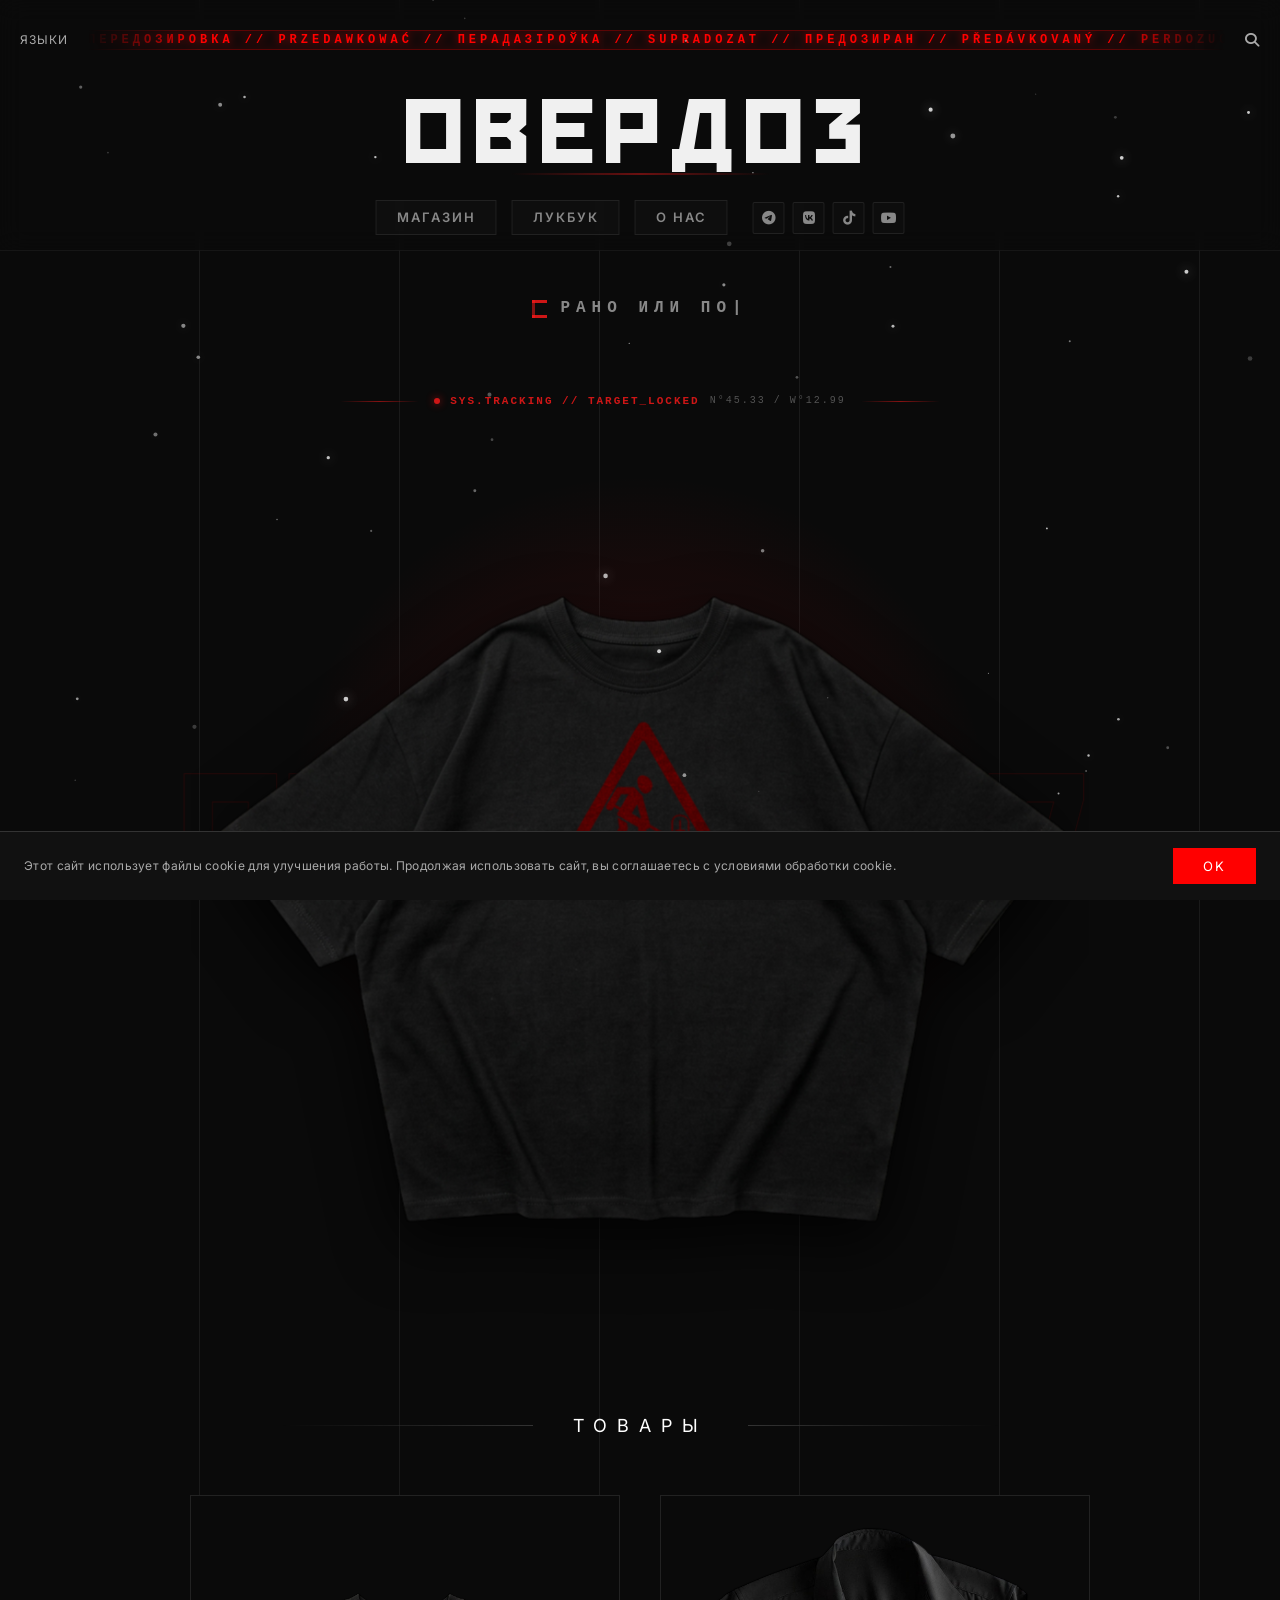
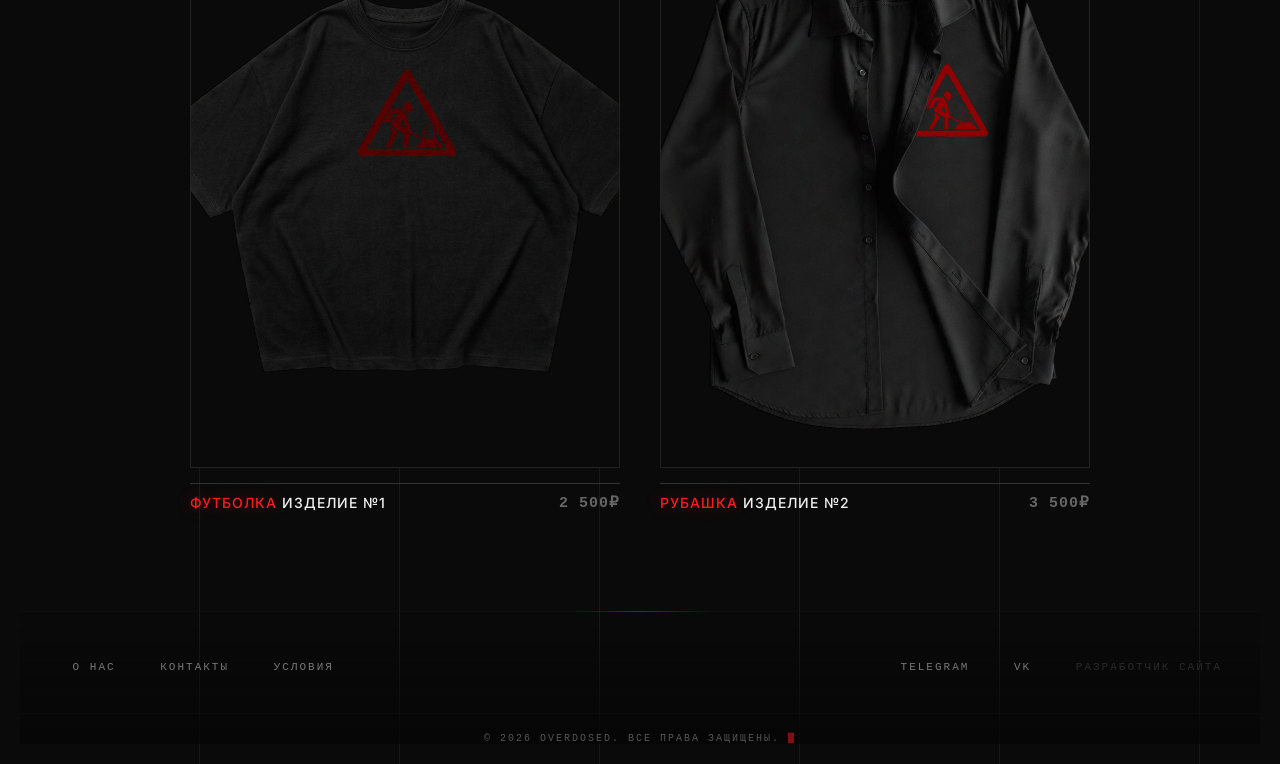
<file: index.html>
<!DOCTYPE html>
<html lang="en">
<head>
    <meta charset="UTF-8">
    <meta name="viewport" content="width=device-width, initial-scale=1.0">
    <title>OVERDOSED – Not a Drugs</title>
    <link rel="icon" type="image/png" href="images/photo_2025-02-17_22-31-16-Photoroom.png">
    <link rel="stylesheet" href="style.css?v=1.12.0">
    <link rel="preconnect" href="https://fonts.googleapis.com">
    <link rel="preconnect" href="https://fonts.gstatic.com" crossorigin>
    <link href="https://fonts.googleapis.com/css2?family=Inter:wght@300;400;500;600;700&display=swap" rel="stylesheet">
    <link rel="stylesheet" href="https://cdnjs.cloudflare.com/ajax/libs/font-awesome/6.4.0/css/all.min.css">
    <style>
        .availability {
            visibility: hidden; /* Hide before typing starts */
        }
        .tw-cursor {
            animation: tw-blink 1s step-start infinite;
            font-weight: inherit;
            color: inherit;
        }
        @keyframes tw-blink {
            50% { opacity: 0; }
        }
    </style>
</head>
<body>
    <!-- Header section (Fixed to viewport) -->
    <header class="header">
        <div class="header-content">
            <div class="header-top">
                <a href="#" class="header-link" id="langToggle" data-i18n="languages">ЯЗЫКИ</a>
                <div class="marquee" id="headerMarquee"></div>
                <a href="#" class="search-icon">
                    <i class="fas fa-search"></i>
                </a>
            </div>
            
            <!-- Логотип OVERDOSED с ссылкой на главную -->
            <div class="logo-section">
                <a href="index.html" class="logo-link">
                    <h1 class="logo">ОВЕРДОЗ</h1>
                </a>
            </div>
            
            <!-- Навигационная строка -->
            <nav class="main-nav">
                <a href="#shop" class="nav-link"><span class="nav-text" data-i18n="shop">МАГАЗИН</span></a>
                <a href="lookbook.html" class="nav-link"><span class="nav-text" data-i18n="lookbook">ЛУКБУК</span></a>
                <a href="about.html" class="nav-link"><span class="nav-text" data-i18n="about">О НАС</span></a>
                <div class="header-socials">
                    <a href="https://t.me/overdosedstore" target="_blank" class="h-social-link"><i class="fab fa-telegram"></i></a>
                    <a href="https://vk.ru/overdosedstore" target="_blank" class="h-social-link"><i class="fab fa-vk"></i></a>
                    <a href="https://www.tiktok.com/@overdosed.shop" target="_blank" class="h-social-link"><i class="fab fa-tiktok"></i></a>
                    <a href="https://www.youtube.com/@%D0%BE%D0%B2%D0%B5%D1%80%D0%B4%D0%BE%D0%B7" target="_blank" class="h-social-link"><i class="fab fa-youtube"></i></a>
                </div>
            </nav>
        </div>
    </header>

    <div class="container">

        <!-- Main content -->
        <main class="main-content">
            <div class="product-hero">
                <!-- Premium Aesthetic Layers -->
                <div class="hero-bg-text">OVERDOSED</div>
                <div class="hero-glow"></div>

                <div class="product-title-section">
                    <p class="availability" data-i18n="availability" data-i18n-html="true"><span class="av-line-1">Рано или поздно он —</span> <span class="red-text av-line-2">до вас доберётся...</span></p>
                </div>

                <!-- Tactical UI Divider -->
                <div class="tech-divider">
                    <div class="tech-line"></div>
                    <div class="tech-data">
                        <span class="tech-blink"></span>
                        <span class="tech-text">SYS.TRACKING // TARGET_LOCKED</span>
                        <span class="tech-coords">N°45.33 / W°12.99</span>
                    </div>
                    <div class="tech-line"></div>
                </div>
                
                <!-- Главное изображение продукта с ссылкой -->
                <div class="product-image-wrapper">

                    <a href="#enemy-hoodie" class="product-image-link">
                        <div class="product-image">
                            <img src="images/ti_gotov.png" alt="ENEMY HOODIE" class="main-product-img">
                            <div class="image-fallback">ENEMY HOODIE</div>
                        </div>
                    </a>
                </div>
            </div>
            
            <!-- Products section -->
            <section class="products-section" id="shop">
                <div class="section-header">
                    <div class="section-line"></div>
                    <h3 class="section-title" data-i18n="products">ТОВАРЫ</h3>
                    <div class="section-line"></div>
                </div>
                
                <div class="products-grid">
                    <!-- Продукт 1 -->
                    <a href="product.html?id=1" class="product-link product-card-animate" style="animation-delay: 0.1s;">
                        <div class="product-card">
                            <div class="product-image-container">
                                <img src="images/ti_gotov.png" alt="ENEMY SYSTEM HOODIE" class="product-img">
                                <div class="image-fallback-small"><span class="red-text">ENEMY</span> SYSTEM HOODIE</div>
                                <div class="product-overlay">
                                    <span class="product-overlay-text" data-i18n="view_product">СМОТРЕТЬ</span>
                                </div>
                            </div>
                            <div class="product-info">
                                <h4 class="product-name" data-i18n="product_1_fullname" data-i18n-html="true" data-i18n-ru='<span class="red-text">ФУТБОЛКА</span> ИЗДЕЛИЕ №1' data-i18n-en='<span class="red-text">T-SHIRT</span> PRODUCT №1'><span class="red-text">ФУТБОЛКА</span> ИЗДЕЛИЕ №1</h4>
                                <div class="product-price" data-price-rub="2500" data-price-usd="36">3 500₽</div>
                            </div>
                        </div>
                    </a>
                    
                    <!-- Продукт 2 -->
                    <a href="product.html?id=2" class="product-link product-card-animate" style="animation-delay: 0.3s;">
                        <div class="product-card">
                            <div class="product-image-container">
                                <img src="images/rubashka.png" alt="ENEMY SYSTEM HOODIE" class="product-img">
                                <div class="image-fallback-small"><span class="red-text">ENEMY</span> SYSTEM HOODIE</div>
                                <div class="product-overlay">
                                    <span class="product-overlay-text" data-i18n="view_product">СМОТРЕТЬ</span>
                                </div>
                            </div>
                            <div class="product-info">
                                <h4 class="product-name" data-i18n="product_2_fullname" data-i18n-html="true" data-i18n-ru='<span class="red-text">РУБАШКА</span> ИЗДЕЛИЕ №2' data-i18n-en='<span class="red-text">SHIRT</span> PRODUCT №2'><span class="red-text">РУБАШКА</span> ИЗДЕЛИЕ №2</h4>
                                <div class="product-price" data-price-rub="3500" data-price-usd="50">4 500₽</div>
                            </div>
                        </div>
                    </a>
                    

                </div>
            </section>
        </main>

        <!-- Footer -->
        <footer class="footer">
            <div class="footer-content">
                <div class="footer-links">
                    <a href="about.html" class="footer-link" data-i18n="about">О НАС</a>
                    <a href="#" class="footer-link contact-link" data-i18n="contact">КОНТАКТЫ</a>
                    <a href="terms.html" class="footer-link" data-i18n="terms_of_service">УСЛОВИЯ</a>
                </div>
                
                <div class="social-links">
                    <a href="https://t.me/overdosedstore" target="_blank" class="social-link">TELEGRAM</a>
                    <a href="https://vk.ru/overdosedstore" target="_blank" class="social-link">VK</a>
                    <a href="https://t.me/paraxyozik" target="_blank" class="social-link social-link-faded">РАЗРАБОТЧИК САЙТА</a>
                </div>
            </div>
            
            <!-- Copyright -->
            <div class="copyright">
                <p data-i18n="copyright">&copy; 2026 OVERDOSED. Все права защищены.</p>
            </div>
        </footer>
    </div>

    <script src="cookie-consent.js?v=1.14.0"></script>
    <script src="i18n.js?v=1.12.0"></script>
    <script src="header.js"></script>
    <script src="particles.js"></script>
    <script>
        // Mouse follow effect for main product image
        const productImage = document.querySelector('.product-image-link');
        const mainProductImg = document.querySelector('.main-product-img');

        function updateIndexPrices() {
          document.querySelectorAll('[data-price-rub]').forEach(el => {
            const rub = parseFloat(el.dataset.priceRub);
            const usd = parseFloat(el.dataset.priceUsd);
            const c = t('currency');
            el.textContent = c === '₽' ? formatPrice(rub) : formatPrice(usd);
          });
        }

        updateIndexPrices();
        document.addEventListener('languageChanged', updateIndexPrices);

        // Smooth rotating circle with speed lerp on hover
        (function() {
            const circle = document.querySelector('.rotating-text-circle');
            const wrapper = document.querySelector('.product-image-wrapper');
            if (!circle || !wrapper) return;

            let angle = 0;
            let currentSpeed = 30;
            let targetSpeed = 30;
            let lastTime = 0;
            let id = null;

            function frame(time) {
                if (!lastTime) lastTime = time;
                const dt = Math.min((time - lastTime) / 1000, 0.1);
                lastTime = time;

                currentSpeed += (targetSpeed - currentSpeed) * Math.min(dt * 4, 0.12);
                if (Math.abs(currentSpeed - targetSpeed) < 0.01) currentSpeed = targetSpeed;

                const step = (dt / currentSpeed) * 360;
                angle = (angle + step) % 360;
                circle.style.transform = 'rotate(' + angle + 'deg)';
                id = requestAnimationFrame(frame);
            }

            wrapper.addEventListener('mouseenter', function() { targetSpeed = 4; });
            wrapper.addEventListener('mouseleave', function() { targetSpeed = 30; });
            id = requestAnimationFrame(frame);
        })();

        if (productImage && mainProductImg) {
            document.addEventListener('mousemove', (e) => {
                const rect = productImage.getBoundingClientRect();
                const centerX = rect.left + rect.width / 2;
                const centerY = rect.top + rect.height / 2;
                
                const mouseX = e.clientX - centerX;
                const mouseY = e.clientY - centerY;
                
                const rotateX = (mouseY / rect.height) * 8;
                const rotateY = (mouseX / rect.width) * 8;
                
                mainProductImg.style.transform = 'scale(1.05) rotateX(' + rotateX + 'deg) rotateY(' + rotateY + 'deg)';
            });



            // Reset on mouse leave
            productImage.addEventListener('mouseleave', () => {
                mainProductImg.style.transform = 'scale(1.05) rotateX(0deg) rotateY(0deg)';
            });
        }

        // Typewriter Effect
        document.addEventListener('DOMContentLoaded', () => {
            function startTyping() {
                const subtitle = document.querySelector('.availability');
                if (!subtitle) return;
                
                const rawHTML = subtitle.innerHTML;
                subtitle.innerHTML = '';
                subtitle.style.visibility = 'visible';
                
                const frames = [];
                const delays = [];
                
                // Проверяем, русская ли это версия
                const targetText = 'Рано или поздно';
                const indexOfText = rawHTML.indexOf(targetText);
                
                if (indexOfText !== -1) {
                    const tagPrefix = rawHTML.substring(0, indexOfText); // Всё до буквы 'Р' (включая html теги)
                    const typo = 'Рвано или позорно -';
                    const correctRestHTML = rawHTML.substring(indexOfText + 1); // Всё после первой буквы 'Р'
                    
                    // 1. Печатаем опечатку
                    for (let i = 1; i <= typo.length; i++) {
                        frames.push(tagPrefix + typo.substring(0, i));
                        delays.push(i === typo.length ? 700 : 40 + Math.random() * 40); // пауза в конце опечатки
                    }
                    
                    // 2. Стираем опечатку (до 'Р')
                    for (let i = typo.length - 1; i >= 1; i--) {
                        frames.push(tagPrefix + typo.substring(0, i));
                        delays.push(25 + Math.random() * 15); // быстрое стирание
                    }
                    
                    // 3. Печатаем правильный остаток
                    let currentHTML = tagPrefix + 'Р';
                    let j = 0;
                    let isTag = false;
                    while (j < correctRestHTML.length) {
                        let char = correctRestHTML.charAt(j);
                        if (char === '<') isTag = true;
                        if (char === '>') isTag = false;
                        
                        currentHTML += char;
                        j++;
                        
                        if (isTag || (j < correctRestHTML.length && correctRestHTML.charAt(j) === '<')) {
                            // Пропускаем кадр, если мы внутри тега, чтобы он отрендерился мгновенно
                        } else {
                            frames.push(currentHTML);
                            if (char === '.') {
                                delays.push(500 + Math.random() * 300); // Медленная печать для точек
                            } else {
                                delays.push(35 + Math.random() * 30);
                            }
                        }
                    }
                } else {
                    // Обычная печать для других языков (без опечатки)
                    let currentHTML = '';
                    let j = 0;
                    let isTag = false;
                    while (j < rawHTML.length) {
                        let char = rawHTML.charAt(j);
                        if (char === '<') isTag = true;
                        if (char === '>') isTag = false;
                        
                        currentHTML += char;
                        j++;
                        
                        if (isTag || (j < rawHTML.length && rawHTML.charAt(j) === '<')) {
                            // Пропускаем
                        } else {
                            frames.push(currentHTML);
                            delays.push(35 + Math.random() * 30);
                        }
                    }
                }
                
                let frameIndex = 0;
                
                function playFrame() {
                    if (frameIndex < frames.length) {
                        subtitle.innerHTML = frames[frameIndex] + '<span class="tw-cursor">|</span>';
                        let delay = delays[frameIndex];
                        frameIndex++;
                        setTimeout(playFrame, delay);
                    } else {
                        subtitle.innerHTML = rawHTML; // финиш
                    }
                }
                
                playFrame();
            }
            
            // Запуск после того, как i18n точно применил переводы
            setTimeout(startTyping, 250);
            
        });
    </script>
</body>
</html>
</file>
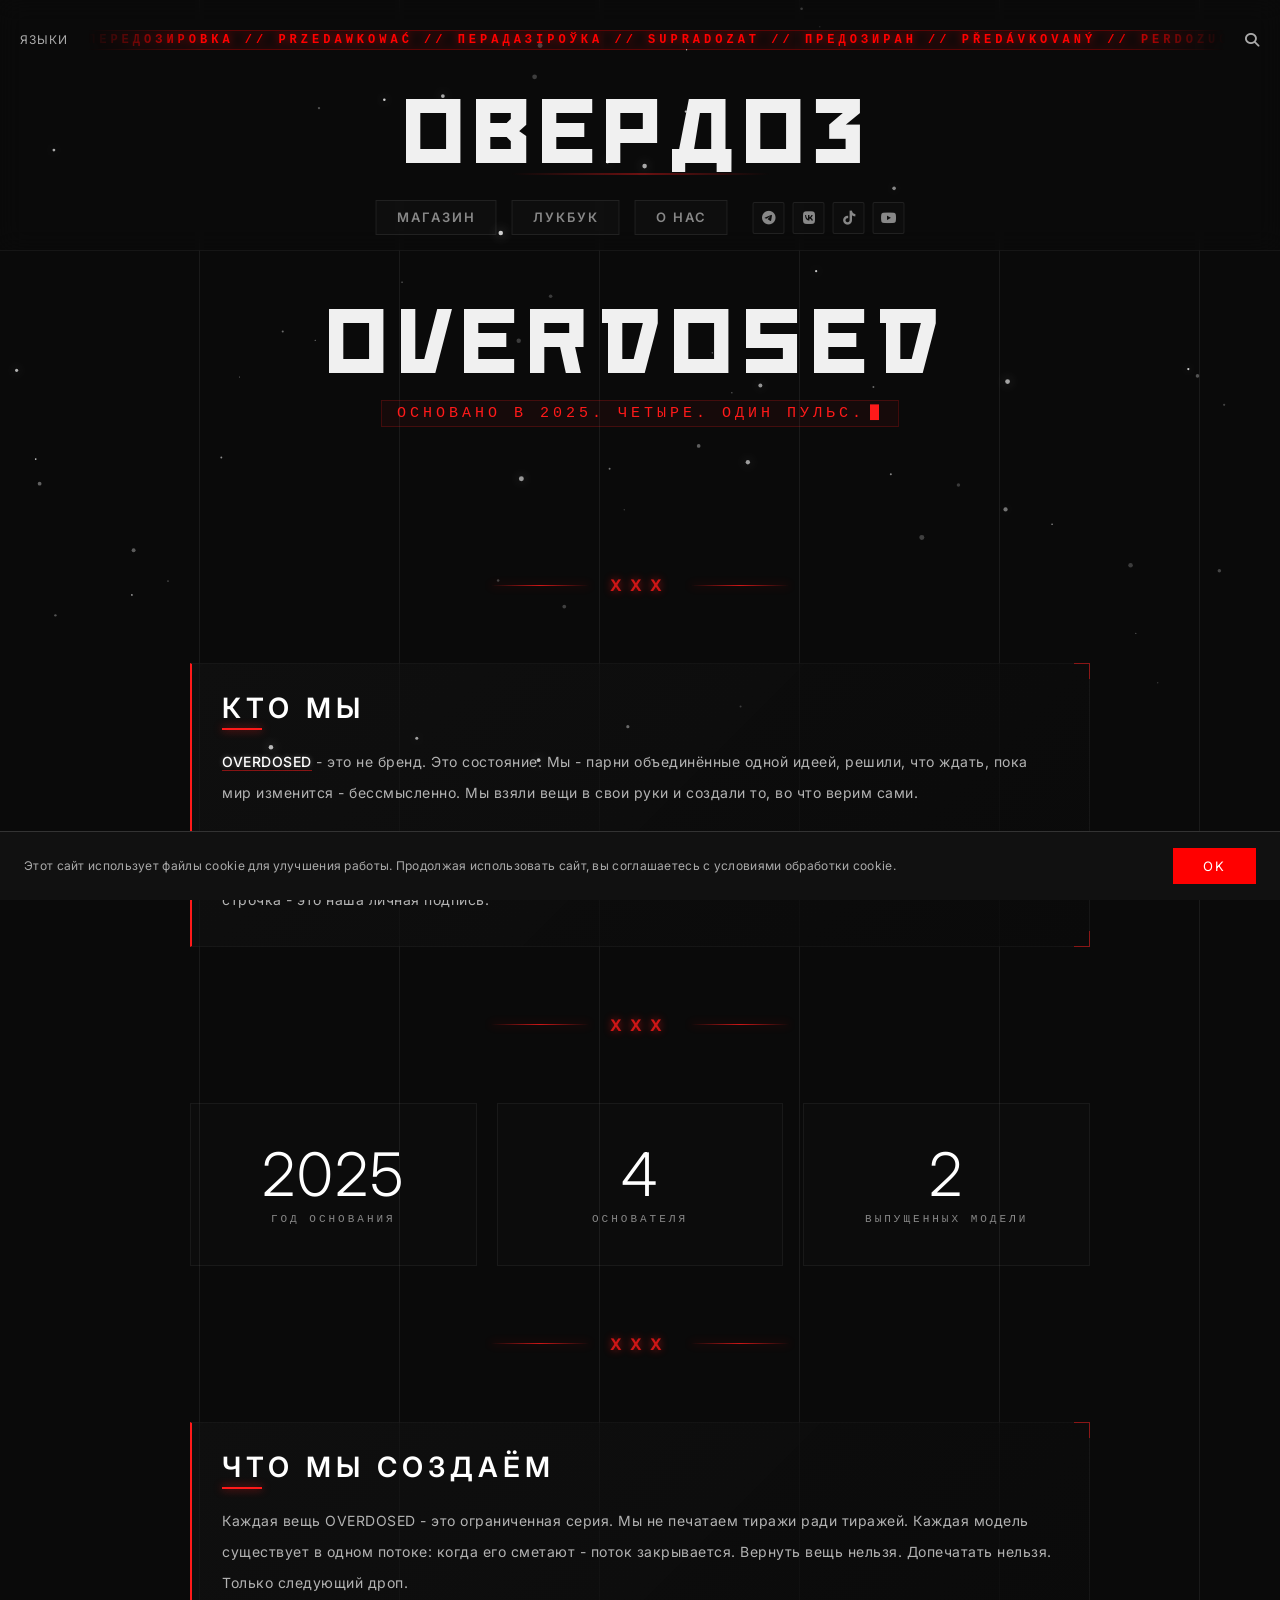
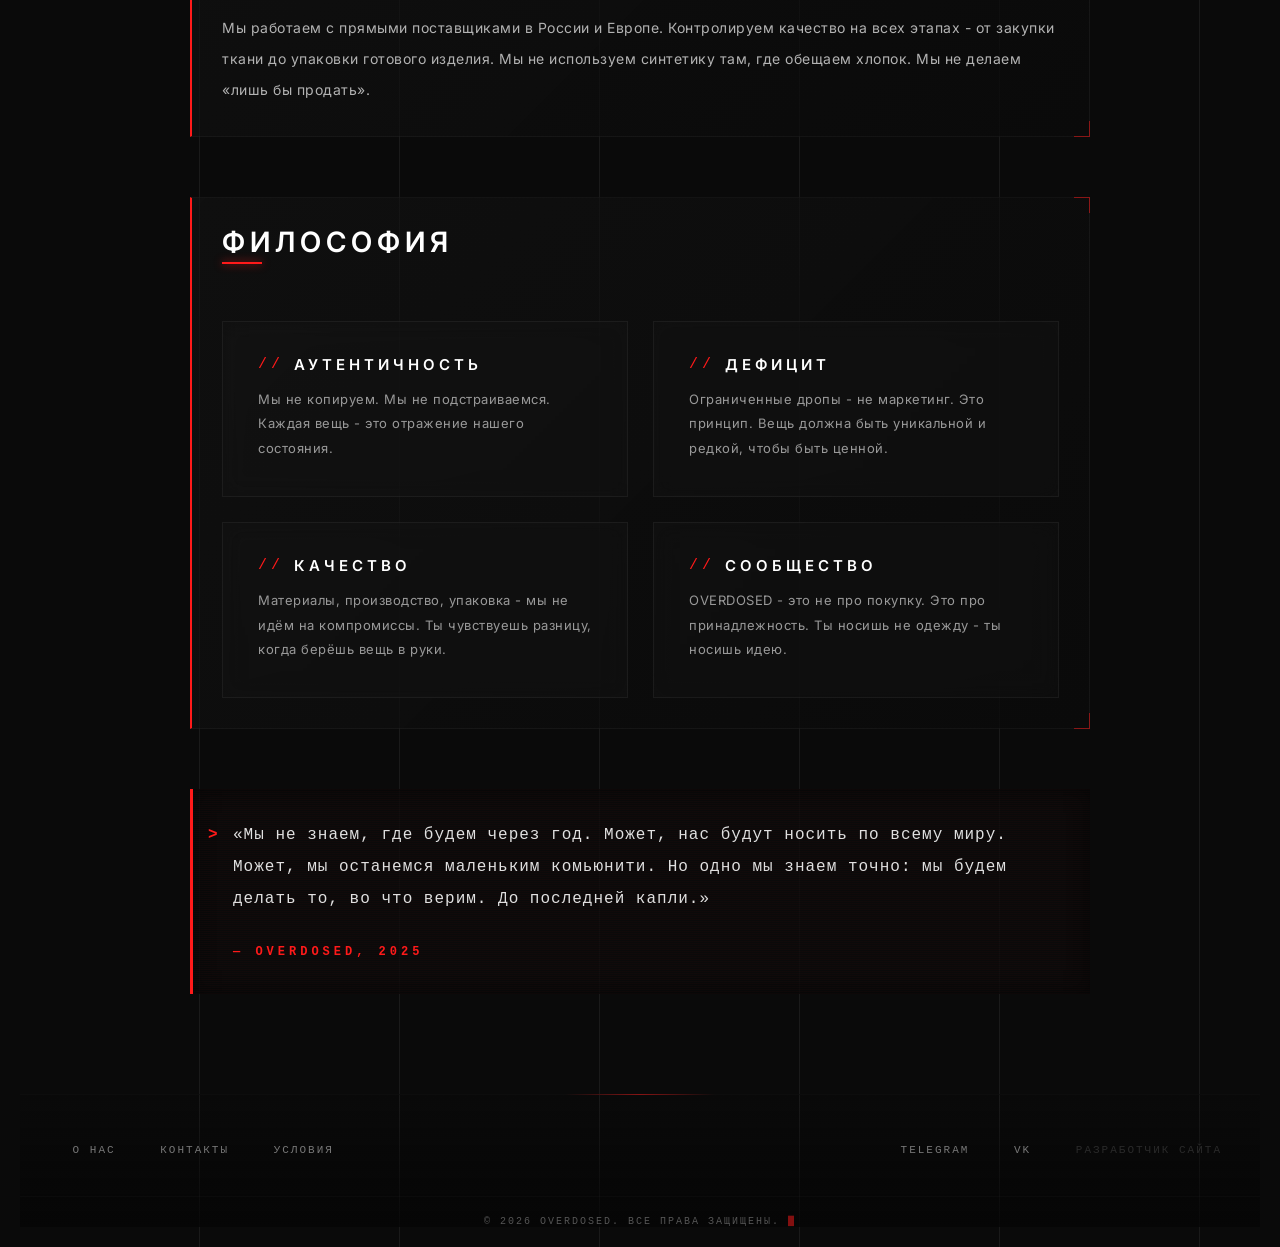
<file: about.html>
<!DOCTYPE html>
<html lang="ru">
<head>
    <meta charset="UTF-8">
    <meta name="viewport" content="width=device-width, initial-scale=1.0">
    <!-- Google tag (gtag.js) -->
    <script async src="https://www.googletagmanager.com/gtag/js?id=G-QVXM021LWP"></script>
    <script>
      window.dataLayer = window.dataLayer || [];
      function gtag(){dataLayer.push(arguments);}
      gtag('consent', 'default', {
        'analytics_storage': 'denied'
      });
      gtag('js', new Date());
      gtag('config', 'G-QVXM021LWP');
    </script>
    <title>OVERDOSED – О нас</title>
    <link rel="icon" type="image/png" href="images/photo_2025-02-17_22-31-16-Photoroom.png">
    <link rel="stylesheet" href="style.css?v=1.13.0">
    <link rel="preconnect" href="https://fonts.googleapis.com">
    <link rel="preconnect" href="https://fonts.gstatic.com" crossorigin>
    <link href="https://fonts.googleapis.com/css2?family=Inter:wght@300;400;500;600;700&display=swap" rel="stylesheet">
    <link rel="stylesheet" href="https://cdnjs.cloudflare.com/ajax/libs/font-awesome/6.4.0/css/all.min.css">
    <style>
        .about-section {
            max-width: 900px;
            margin: 0 auto 100px;
            animation: fadeInUp 0.8s ease-out 0.2s both;
            position: relative;
        }

        /* Glitch Title */
        .about-title {
            font-family: 'Red October', 'Inter', sans-serif;
            font-size: clamp(40px, 8vw, 80px);
            font-weight: 400;
            letter-spacing: 10px;
            text-transform: uppercase;
            text-align: center;
            color: #f0f0f0;
            margin-bottom: 20px;
            position: relative;
            animation: fadeIn 1s ease-out 0.3s both;
            transition: all 0.3s ease;
        }

        .about-title:hover {
            text-shadow: 2px 0 0 #ff1a1a, -2px 0 0 #00ffff;
            animation: logoGlitch 0.2s cubic-bezier(0.25, 0.46, 0.45, 0.94) both infinite;
            color: #fff;
        }

        /* Monospace Terminal Subtitle */
        .about-subtitle {
            text-align: center;
            font-family: 'Courier New', Courier, monospace;
            font-size: clamp(12px, 2vw, 15px);
            letter-spacing: 4px;
            color: #ff1a1a;
            text-transform: uppercase;
            margin-bottom: 80px;
            animation: fadeIn 1s ease-out 0.5s both;
            position: relative;
            display: inline-block;
            left: 50%;
            transform: translateX(-50%);
            padding: 5px 15px;
            background: rgba(255, 26, 26, 0.05);
            border: 1px solid rgba(255, 26, 26, 0.2);
        }
        
        .about-subtitle::after {
            content: '█';
            animation: blink 1s step-end infinite;
            margin-left: 5px;
            color: #ff1a1a;
        }

        /* Cyberpunk Divider */
        .about-divider {
            display: flex;
            align-items: center;
            justify-content: center;
            gap: 20px;
            margin: 70px 0;
            opacity: 0.8;
        }

        .about-divider-line {
            width: 100px;
            height: 1px;
            background: linear-gradient(90deg, transparent, #ff1a1a, transparent);
            box-shadow: 0 0 10px rgba(255, 26, 26, 0.5);
        }

        .about-divider-xxx {
            color: #ff1a1a;
            font-size: 16px;
            letter-spacing: 8px;
            font-weight: bold;
            text-shadow: 0 0 8px rgba(255, 26, 26, 0.8);
            animation: pulseText 2s infinite alternate;
        }

        /* Industrial Text Blocks */
        .about-block {
            margin-bottom: 60px;
            animation: fadeInUp 0.8s ease-out backwards;
            position: relative;
            padding: 30px;
            background: linear-gradient(135deg, rgba(20, 20, 20, 0.6) 0%, rgba(10, 10, 10, 0.8) 100%);
            border: 1px solid rgba(255, 255, 255, 0.03);
            border-left: 2px solid #ff1a1a;
        }

        /* Corner Brackets */
        .about-block::before, .about-block::after {
            content: '';
            position: absolute;
            width: 15px;
            height: 15px;
            border-right: 1px solid #ff1a1a;
            pointer-events: none;
            opacity: 0.5;
        }
        
        .about-block::before { top: -1px; right: -1px; border-top: 1px solid #ff1a1a; }
        .about-block::after { bottom: -1px; right: -1px; border-bottom: 1px solid #ff1a1a; }

        .about-block:nth-child(1) { animation-delay: 0.4s; }
        .about-block:nth-child(2) { animation-delay: 0.6s; }
        .about-block:nth-child(3) { animation-delay: 0.8s; }
        .about-block:nth-child(4) { animation-delay: 1.0s; }

        .about-block h2 {
            font-size: clamp(18px, 3vw, 28px);
            font-weight: 600;
            letter-spacing: 5px;
            text-transform: uppercase;
            color: #fff;
            margin-bottom: 25px;
            display: inline-block;
            position: relative;
        }

        .about-block h2::after {
            content: '';
            position: absolute;
            bottom: -8px;
            left: 0;
            width: 40px;
            height: 2px;
            background-color: #ff1a1a;
            box-shadow: 0 0 8px rgba(255, 26, 26, 0.8);
        }

        .about-block h2 .red-text { color: #ff1a1a; }

        .about-block p {
            font-size: 14px;
            line-height: 2.2;
            color: #b3b3b3;
            letter-spacing: 0.5px;
            margin-bottom: 15px;
        }
        
        .about-block p:last-child { margin-bottom: 0; }

        .about-block p .highlight-red {
            color: #fff;
            font-weight: 500;
            text-shadow: 0 0 5px rgba(255, 255, 255, 0.3);
            border-bottom: 1px solid rgba(255, 26, 26, 0.5);
        }

        /* Terminal Quote */
        .about-quote {
            border-left: 3px solid #ff1a1a;
            padding: 30px 40px;
            margin: 60px 0;
            background: repeating-linear-gradient(
                0deg,
                rgba(255, 26, 26, 0.03),
                rgba(255, 26, 26, 0.03) 1px,
                rgba(0, 0, 0, 0) 1px,
                rgba(0, 0, 0, 0) 2px
            );
            background-color: rgba(10, 10, 10, 0.8);
            font-family: 'Courier New', Courier, monospace;
            font-size: clamp(14px, 2vw, 16px);
            line-height: 2;
            color: #e0e0e0;
            letter-spacing: 1px;
            position: relative;
            box-shadow: inset 0 0 20px rgba(0, 0, 0, 0.5);
        }
        
        .about-quote::before {
            content: '>';
            position: absolute;
            left: 15px;
            top: 30px;
            color: #ff1a1a;
            font-weight: bold;
        }

        .about-quote .author {
            display: block;
            margin-top: 25px;
            font-size: 12px;
            letter-spacing: 4px;
            color: #ff1a1a;
            font-weight: bold;
            text-transform: uppercase;
        }

        /* Stats Panels */
        .about-stats {
            display: grid;
            grid-template-columns: repeat(3, 1fr);
            gap: 20px;
            margin: 60px 0;
        }

        .about-stat {
            text-align: center;
            padding: 40px 20px;
            background: rgba(255, 255, 255, 0.01);
            border: 1px solid rgba(255, 255, 255, 0.05);
            transition: all 0.4s cubic-bezier(0.25, 0.46, 0.45, 0.94);
            position: relative;
            overflow: hidden;
        }

        .about-stat::before {
            content: '';
            position: absolute;
            top: 0; left: 0;
            width: 100%; height: 100%;
            background: linear-gradient(180deg, rgba(255, 26, 26, 0.1) 0%, transparent 100%);
            opacity: 0;
            transition: opacity 0.4s ease;
            z-index: 0;
        }

        .about-stat:hover {
            border-color: rgba(255, 26, 26, 0.5);
            transform: translateY(-5px);
            box-shadow: 0 10px 30px rgba(0, 0, 0, 0.5);
        }

        .about-stat:hover::before { opacity: 1; }

        .about-stat-number {
            font-family: 'Inter', sans-serif;
            font-size: clamp(40px, 5vw, 60px);
            font-weight: 300;
            color: #fff;
            letter-spacing: 2px;
            margin-bottom: 10px;
            position: relative;
            z-index: 1;
            transition: all 0.3s ease;
        }
        
        .about-stat:hover .about-stat-number {
            color: #ff1a1a;
            text-shadow: 0 0 15px rgba(255, 26, 26, 0.6);
        }

        .about-stat-label {
            font-family: 'Courier New', Courier, monospace;
            font-size: 11px;
            letter-spacing: 3px;
            color: #888;
            text-transform: uppercase;
            position: relative;
            z-index: 1;
        }

        /* Glassmorphism Values */
        .about-values {
            display: grid;
            grid-template-columns: repeat(2, 1fr);
            gap: 25px;
            margin: 40px 0 0 0;
        }

        .about-value {
            padding: 35px;
            background: rgba(20, 20, 20, 0.4);
            backdrop-filter: blur(10px);
            -webkit-backdrop-filter: blur(10px);
            border: 1px solid rgba(255, 255, 255, 0.05);
            transition: all 0.4s cubic-bezier(0.25, 0.46, 0.45, 0.94);
            position: relative;
        }
        
        .about-value::after {
            content: '';
            position: absolute;
            top: 0; left: 0;
            width: 100%; height: 2px;
            background: #ff1a1a;
            transform: scaleX(0);
            transform-origin: left;
            transition: transform 0.4s cubic-bezier(0.25, 0.46, 0.45, 0.94);
        }

        .about-value:hover {
            background: rgba(30, 30, 30, 0.6);
            border-color: rgba(255, 26, 26, 0.2);
            transform: translateY(-5px);
            box-shadow: 0 15px 30px rgba(0, 0, 0, 0.6);
        }
        
        .about-value:hover::after {
            transform: scaleX(1);
        }

        .about-value h3 {
            font-size: 15px;
            letter-spacing: 4px;
            text-transform: uppercase;
            color: #fff;
            font-weight: 600;
            margin-bottom: 15px;
            display: flex;
            align-items: center;
            gap: 10px;
        }

        .about-value h3 .red-accent {
            color: #ff1a1a;
            font-family: 'Courier New', Courier, monospace;
            font-weight: normal;
        }

        .about-value p {
            font-size: 13px;
            line-height: 1.9;
            color: #999;
            letter-spacing: 0.5px;
            margin: 0;
        }

        /* Animations */
        @keyframes blink { 50% { opacity: 0; } }
        @keyframes pulseText { 
            0% { opacity: 0.5; filter: drop-shadow(0 0 2px rgba(255,26,26,0.5)); } 
            100% { opacity: 1; filter: drop-shadow(0 0 10px rgba(255,26,26,1)); } 
        }

        /* Responsive */
        @media (max-width: 1024px) {
            .about-section { max-width: 800px; padding: 0 20px; }
        }

        @media (max-width: 768px) {
            .about-section {
                padding: 0 15px;
                margin-bottom: 60px;
            }
            .about-stats {
                grid-template-columns: 1fr;
                gap: 15px;
            }
            .about-values {
                grid-template-columns: 1fr;
            }
            .about-quote {
                padding: 25px 20px;
                margin: 40px 0;
            }
            .about-divider { margin: 50px 0; }
        }

        @media (max-width: 480px) {
            .about-section {
                padding: 0 10px;
                margin-bottom: 40px;
            }
            .about-block {
                padding: 20px;
            }
            .about-block p, .about-value p {
                font-size: 12px;
            }
            .about-value {
                padding: 25px;
            }
        }
    </style>
</head>
<body>
    <!-- Header section (Fixed to viewport) -->
    <header class="header">
        <div class="header-content">
            <div class="header-top">
                <a href="#" class="header-link" id="langToggle" data-i18n="languages">ЯЗЫКИ</a>
                <div class="marquee" id="headerMarquee"></div>
                <a href="#" class="search-icon">
                    <i class="fas fa-search"></i>
                </a>
            </div>
            
            <!-- Логотип OVERDOSED с ссылкой на главную -->
            <div class="logo-section">
                <a href="index.html" class="logo-link">
                    <h1 class="logo">ОВЕРДОЗ</h1>
                </a>
            </div>
            
            <!-- Навигационная строка -->
            <nav class="main-nav">
                <a href="index.html#shop" class="nav-link"><span class="nav-text" data-i18n="shop">МАГАЗИН</span></a>
                <a href="lookbook.html" class="nav-link"><span class="nav-text" data-i18n="lookbook">ЛУКБУК</span></a>
                <a href="about.html" class="nav-link"><span class="nav-text" data-i18n="about">О НАС</span></a>
                <div class="header-socials">
                    <a href="https://t.me/overdosedstore" target="_blank" class="h-social-link"><i class="fab fa-telegram"></i></a>
                    <a href="https://vk.ru/overdosedstore" target="_blank" class="h-social-link"><i class="fab fa-vk"></i></a>
                    <a href="https://www.tiktok.com/@overdosed.shop" target="_blank" class="h-social-link"><i class="fab fa-tiktok"></i></a>
                    <a href="https://www.youtube.com/@%D0%BE%D0%B2%D0%B5%D1%80%D0%B4%D0%BE%D0%B7" target="_blank" class="h-social-link"><i class="fab fa-youtube"></i></a>
                </div>
            </nav>
        </div>
    </header>

    <div class="container">

        <!-- Main content -->
        <main class="main-content">
            <div data-show-lang="ru">
                <section class="about-section">
                    <h1 class="about-title">OVERDOSED</h1>
                    <p class="about-subtitle">Основано в 2025. Четыре. Один пульс.</p>

                    <div class="about-divider">
                        <div class="about-divider-line"></div>
                        <span class="about-divider-xxx">XXX</span>
                        <div class="about-divider-line"></div>
                    </div>

                    <div class="about-block">
                        <h2>Кто мы</h2>
                        <p>
                            <span class="highlight-red">OVERDOSED</span> - это не бренд. Это состояние. 
                            Мы - парни объединённые одной идеей, решили, 
                            что ждать, пока мир изменится - бессмысленно. Мы взяли вещи в свои руки 
                            и создали то, во что верим сами.
                        </p>
                        <p>
                            Мы не нанимали дизайнеров. Мы не заказывали маркетинговые исследования. 
                            Мы просто начали делать. Каждая вещь проходит через наши руки. Каждый шов проверяется, 
                            каждый принт делается нами, каждая строчка - это наша личная подпись.
                        </p>
                    </div>

                    <div class="about-divider">
                        <div class="about-divider-line"></div>
                        <span class="about-divider-xxx">XXX</span>
                        <div class="about-divider-line"></div>
                    </div>

                    <div class="about-stats">
                        <div class="about-stat">
                            <div class="about-stat-number">2025</div>
                            <div class="about-stat-label">Год основания</div>
                        </div>
                        <div class="about-stat">
                            <div class="about-stat-number">4</div>
                            <div class="about-stat-label">Основателя</div>
                        </div>
                        <div class="about-stat">
                            <div class="about-stat-number">2</div>
                            <div class="about-stat-label">Выпущенных модели</div>
                        </div>
                    </div>

                    <div class="about-divider">
                        <div class="about-divider-line"></div>
                        <span class="about-divider-xxx">XXX</span>
                        <div class="about-divider-line"></div>
                    </div>

                    <div class="about-block">
                        <h2>Что мы создаём</h2>
                        <p>
                            Каждая вещь OVERDOSED - это ограниченная серия. Мы не печатаем тиражи 
                            ради тиражей. Каждая модель существует в одном потоке: когда его сметают - 
                            поток закрывается. Вернуть вещь нельзя. Допечатать нельзя. Только следующий 
                            дроп.
                        </p>
                        <p>
                            Мы работаем с прямыми поставщиками в России и Европе. Контролируем 
                            качество на всех этапах - от закупки ткани до упаковки готового изделия. 
                            Мы не используем синтетику там, где обещаем хлопок. Мы не делаем «лишь бы продать».
                        </p>
                    </div>

                    <div class="about-block">
                        <h2>Философия</h2>
                        <div class="about-values">
                            <div class="about-value">
                                <h3><span class="red-accent">//</span> Аутентичность</h3>
                                <p>Мы не копируем. Мы не подстраиваемся. Каждая вещь - это отражение нашего состояния.</p>
                            </div>
                            <div class="about-value">
                                <h3><span class="red-accent">//</span> Дефицит</h3>
                                <p>Ограниченные дропы - не маркетинг. Это принцип. Вещь должна быть уникальной и редкой, чтобы быть ценной.</p>
                            </div>
                            <div class="about-value">
                                <h3><span class="red-accent">//</span> Качество</h3>
                                <p>Материалы, производство, упаковка - мы не идём на компромиссы. Ты чувствуешь разницу, когда берёшь вещь в руки.</p>
                            </div>
                            <div class="about-value">
                                <h3><span class="red-accent">//</span> Сообщество</h3>
                                <p>OVERDOSED - это не про покупку. Это про принадлежность. Ты носишь не одежду - ты носишь идею.</p>
                            </div>
                        </div>
                    </div>

                    <div class="about-quote">
                        «Мы не знаем, где будем через год. Может, нас будут носить по всему миру. 
                        Может, мы останемся маленьким комьюнити. Но одно мы знаем точно: 
                        мы будем делать то, во что верим. До последней капли.»
                        <span class="author">— OVERDOSED, 2025</span>
                    </div>
                </section>
            </div>

            <div data-show-lang="en" style="display:none;">
                <section class="about-section">
                    <h1 class="about-title">OVERDOSED</h1>
                    <p class="about-subtitle">Founded in 2025. Four. One pulse.</p>

                    <div class="about-divider">
                        <div class="about-divider-line"></div>
                        <span class="about-divider-xxx">XXX</span>
                        <div class="about-divider-line"></div>
                    </div>

                    <div class="about-block">
                        <h2>Who we are</h2>
                        <p>
                            <span class="highlight-red">OVERDOSED</span> - is not a brand. It's a state of mind.
                            Teenagers, united by the same frequency, decided
                            that waiting for the world to change is pointless. We took matters into our own hands
                            and created what we believe in.
                        </p>
                        <p>
                            We didn't hire designers. We didn't order market research.
                            We just started making. Every piece goes through our hands. Every seam,
                            every print, every stitch - it's our personal signature.
                        </p>
                    </div>

                    <div class="about-divider">
                        <div class="about-divider-line"></div>
                        <span class="about-divider-xxx">XXX</span>
                        <div class="about-divider-line"></div>
                    </div>

                    <div class="about-quote">
                        "We don't try to be fashionable. Fashion is something others came up with.
                        We are what happens when you stop looking at others and
                        start doing things your own way. Even if it's too loud.
                        Even if it's an overdose."
                        <span class="author">— OVERDOSED founders</span>
                    </div>

                    <div class="about-stats">
                        <div class="about-stat">
                            <div class="about-stat-number">2025</div>
                            <div class="about-stat-label">Year founded</div>
                        </div>
                        <div class="about-stat">
                            <div class="about-stat-number">4</div>
                            <div class="about-stat-label">Founders</div>
                        </div>
                        <div class="about-stat">
                            <div class="about-stat-number">2</div>
                            <div class="about-stat-label">Models released</div>
                        </div>
                    </div>

                    <div class="about-divider">
                        <div class="about-divider-line"></div>
                        <span class="about-divider-xxx">XXX</span>
                        <div class="about-divider-line"></div>
                    </div>

                    <div class="about-block">
                        <h2>What we create</h2>
                        <p>
                            Every OVERDOSED piece is a limited series. We don't print runs
                            for the sake of runs. Each model exists in one drop: when it sells out —
                            the drop closes. You can't return it. You can't reprint it. Only the next
                            drop.
                        </p>
                        <p>
                            We work with direct suppliers in Russia and Europe. We control
                            quality at every stage — from fabric sourcing to packaging the finished product.
                            We don't use synthetics where we promise cotton. We don't skimp on
                            hardware. We don't do "just to sell."
                        </p>
                    </div>

                    <div class="about-block">
                        <h2>Philosophy</h2>
                        <div class="about-values">
                            <div class="about-value">
                                <h3><span class="red-accent">//</span> Authenticity</h3>
                                <p>We don't copy. We don't conform. Every piece reflects our state here and now.</p>
                            </div>
                            <div class="about-value">
                                <h3><span class="red-accent">//</span> Scarcity</h3>
                                <p>Limited drops aren't marketing. It's a principle. A piece must be rare to be valuable.</p>
                            </div>
                            <div class="about-value">
                                <h3><span class="red-accent">//</span> Quality</h3>
                                <p>Materials, production, packaging — we don't compromise. You feel the difference when you hold it.</p>
                            </div>
                            <div class="about-value">
                                <h3><span class="red-accent">//</span> Community</h3>
                                <p>OVERDOSED is not about buying. It's about belonging. You don't wear clothes — you wear an idea.</p>
                            </div>
                        </div>
                    </div>

                    <div class="about-quote">
                        "We don't know where we'll be in a year. Maybe the whole world will wear us.
                        Maybe we'll stay a small community. But one thing we know for sure:
                        we'll keep doing what we believe in. To the last drop."
                        <span class="author">— OVERDOSED, 2025</span>
                    </div>
                </section>
            </div>
        </main>

        <!-- Footer -->
        <footer class="footer">
            <div class="footer-content">
                <div class="footer-links">
                    <a href="about.html" class="footer-link" data-i18n="about">О НАС</a>
                    <a href="#" class="footer-link contact-link" data-i18n="contact">КОНТАКТЫ</a>
                    <a href="terms.html" class="footer-link" data-i18n="terms_of_service">УСЛОВИЯ</a>
                </div>

                <div class="social-links">
                    <a href="https://t.me/overdosedstore" target="_blank" class="social-link">TELEGRAM</a>
                    <a href="https://vk.ru/overdosedstore" target="_blank" class="social-link">VK</a>
                    <a href="https://t.me/paraxyozik" target="_blank" class="social-link social-link-faded">РАЗРАБОТЧИК САЙТА</a>
                </div>
            </div>

            <div class="copyright">
                <p data-i18n="copyright">&copy; 2026 OVERDOSED. Все права защищены.</p>
            </div>
        </footer>
    </div>

    <script src="cookie-consent.js?v=1.13.0"></script>
    <script src="i18n.js"></script>
    <script src="header.js"></script>
    <script src="particles.js"></script>
</body>
</html>
</file>
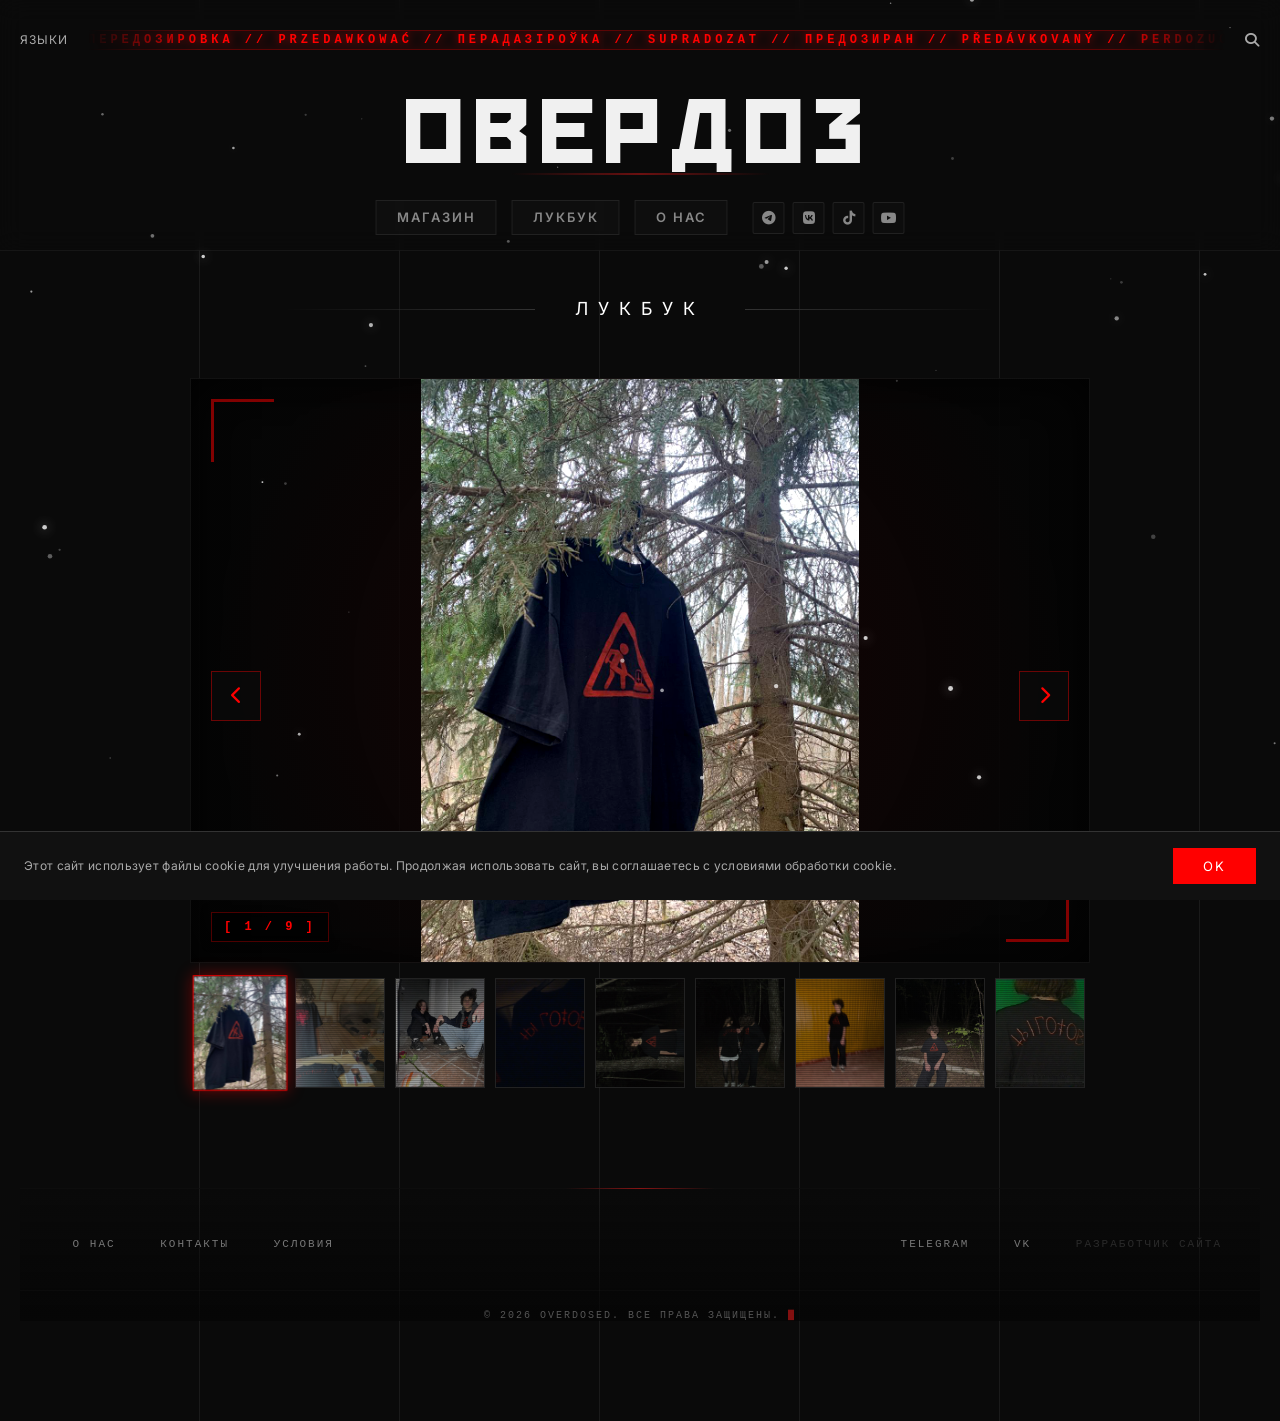
<file: lookbook.html>
<!DOCTYPE html>
<html lang="ru">
<head>
    <meta charset="UTF-8">
    <meta name="viewport" content="width=device-width, initial-scale=1.0">
    <!-- Google tag (gtag.js) -->
    <script async src="https://www.googletagmanager.com/gtag/js?id=G-QVXM021LWP"></script>
    <script>
      window.dataLayer = window.dataLayer || [];
      function gtag(){dataLayer.push(arguments);}
      gtag('consent', 'default', {
        'analytics_storage': 'denied'
      });
      gtag('js', new Date());
      gtag('config', 'G-QVXM021LWP');
    </script>
    <title>OVERDOSED – Lookbook</title>
    <link rel="icon" type="image/png" href="images/photo_2025-02-17_22-31-16-Photoroom.png">
    <link rel="stylesheet" href="style.css?v=1.13.0">
    <link rel="stylesheet" href="lookbook.css?v=1.13.0">
    <link rel="preconnect" href="https://fonts.googleapis.com">
    <link rel="preconnect" href="https://fonts.gstatic.com" crossorigin>
    <link href="https://fonts.googleapis.com/css2?family=Inter:wght@300;400;500;600;700&display=swap" rel="stylesheet">
    <link rel="stylesheet" href="https://cdnjs.cloudflare.com/ajax/libs/font-awesome/6.4.0/css/all.min.css">
</head>
<body>
    <!-- Header section (Fixed to viewport) -->
    <header class="header">
        <div class="header-content">
            <div class="header-top">
                <a href="#" class="header-link" id="langToggle" data-i18n="languages">ЯЗЫКИ</a>
                <div class="marquee" id="headerMarquee"></div>
                <a href="#" class="search-icon">
                    <i class="fas fa-search"></i>
                </a>
            </div>
            
            <!-- Логотип OVERDOSED с ссылкой на главную -->
            <div class="logo-section">
                <a href="index.html" class="logo-link">
                    <h1 class="logo">ОВЕРДОЗ</h1>
                </a>
            </div>
            
            <!-- Навигационная строка -->
            <nav class="main-nav">
                <a href="index.html#shop" class="nav-link"><span class="nav-text" data-i18n="shop">МАГАЗИН</span></a>
                <a href="lookbook.html" class="nav-link"><span class="nav-text" data-i18n="lookbook">ЛУКБУК</span></a>
                <a href="about.html" class="nav-link"><span class="nav-text" data-i18n="about">О НАС</span></a>
                <div class="header-socials">
                    <a href="https://t.me/overdosedstore" target="_blank" class="h-social-link"><i class="fab fa-telegram"></i></a>
                    <a href="https://vk.ru/overdosedstore" target="_blank" class="h-social-link"><i class="fab fa-vk"></i></a>
                    <a href="https://www.tiktok.com/@overdosed.shop" target="_blank" class="h-social-link"><i class="fab fa-tiktok"></i></a>
                    <a href="https://www.youtube.com/@%D0%BE%D0%B2%D0%B5%D1%80%D0%B4%D0%BE%D0%B7" target="_blank" class="h-social-link"><i class="fab fa-youtube"></i></a>
                </div>
            </nav>
        </div>
    </header>

    <div class="container">

        <main class="main-content">
            <div class="section-header">
                <div class="section-line"></div>
                <h3 class="section-title" data-i18n="lookbook">LOOKBOOK</h3>
                <div class="section-line"></div>
            </div>

            <div class="lookbook-carousel">
                <div class="carousel-main" id="carouselMain">
                    <button class="carousel-arrow carousel-prev" id="prevBtn"><i class="fas fa-chevron-left"></i></button>
                    <img id="mainImage" src="" alt="Lookbook" class="carousel-image">
                    <button class="carousel-arrow carousel-next" id="nextBtn"><i class="fas fa-chevron-right"></i></button>
                    <div class="carousel-counter" id="carouselCounter">0 / 0</div>
                </div>

                <div class="carousel-thumbs" id="carouselThumbs"></div>
            </div>


        <footer class="footer">
            <div class="footer-content">
                <div class="footer-links">
                    <a href="about.html" class="footer-link" data-i18n="about">О НАС</a>
                    <a href="#" class="footer-link contact-link" data-i18n="contact">КОНТАКТЫ</a>
                    <a href="terms.html" class="footer-link" data-i18n="terms_of_service">УСЛОВИЯ</a>
                </div>

                <div class="social-links">
                    <a href="https://t.me/overdosedstore" target="_blank" class="social-link">TELEGRAM</a>
                    <a href="https://vk.ru/overdosedstore" target="_blank" class="social-link">VK</a>
                    <a href="https://t.me/paraxyozik" target="_blank" class="social-link social-link-faded">РАЗРАБОТЧИК САЙТА</a>
                </div>
            </div>

            <div class="copyright">
                <p data-i18n="copyright">&copy; 2026 OVERDOSED. Все права защищены.</p>
            </div>
        </footer>
    </div>

    <script src="cookie-consent.js?v=1.13.0"></script>
    <script src="i18n.js"></script>
    <script src="header.js"></script>
    <script src="particles.js"></script>
    <script>
        const images = [
            { src: 'images/lookbook/photo_2025-03-11_14-56-39.jpg', alt: 'Look 1' },
            { src: 'images/lookbook/photo_2025-03-13_20-46-18.jpg', alt: 'Look 2' },
            { src: 'images/lookbook/photo_2025-03-14_20-02-21.jpg', alt: 'Look 3' },
            { src: 'images/lookbook/photo_2025-03-23_23-32-39.jpg', alt: 'Look 5' },
            { src: 'images/lookbook/photo_2025-05-08_22-55-17.jpg', alt: 'Look 6' },
            { src: 'images/lookbook/photo_2025-05-08_22-55-18.jpg', alt: 'Look 7' },
            { src: 'images/lookbook/photo_2025-05-08_22-55-27.jpg', alt: 'Look 9' },
            { src: 'images/lookbook/photo_2025-05-08_22-55-28.jpg', alt: 'Look 10' },
            { src: 'images/lookbook/photo_2025-06-08_23-54-16 (2).jpg', alt: 'Look 11' }
        ];

        let currentIndex = 0;
        let autoPlayInterval;

        const mainImage = document.getElementById('mainImage');
        const counter = document.getElementById('carouselCounter');
        const thumbsContainer = document.getElementById('carouselThumbs');
        const prevBtn = document.getElementById('prevBtn');
        const nextBtn = document.getElementById('nextBtn');

        function buildThumbs() {
            thumbsContainer.innerHTML = '';
            images.forEach((img, i) => {
                const div = document.createElement('div');
                div.className = 'thumb-item' + (i === 0 ? ' active' : '');
                div.dataset.index = i;
                const thumbImg = document.createElement('img');
                thumbImg.src = img.src;
                thumbImg.alt = img.alt;
                thumbImg.loading = 'lazy';
                div.appendChild(thumbImg);
                div.addEventListener('click', function() {
                    updateCarousel(parseInt(this.dataset.index));
                    resetAutoPlay();
                });
                thumbsContainer.appendChild(div);
            });
        }

        function updateCarousel(index) {
            if (images.length === 0) return;
            if (index < 0) index = images.length - 1;
            if (index >= images.length) index = 0;
            currentIndex = index;

            mainImage.classList.remove('visible');
            setTimeout(() => {
                mainImage.src = images[currentIndex].src;
                mainImage.alt = images[currentIndex].alt;
                mainImage.classList.add('visible');
            }, 200);

            counter.textContent = `${currentIndex + 1} / ${images.length}`;

            document.querySelectorAll('.thumb-item').forEach((thumb, i) => {
                thumb.classList.toggle('active', i === currentIndex);
            });
        }

        function nextSlide() {
            updateCarousel(currentIndex + 1);
            resetAutoPlay();
        }

        function prevSlide() {
            updateCarousel(currentIndex - 1);
            resetAutoPlay();
        }

        function resetAutoPlay() {
            clearInterval(autoPlayInterval);
            if (images.length > 1) {
                autoPlayInterval = setInterval(nextSlide, 10000);
            }
        }

        nextBtn.addEventListener('click', nextSlide);
        prevBtn.addEventListener('click', prevSlide);

        document.addEventListener('keydown', function(e) {
            if (e.key === 'ArrowRight') nextSlide();
            if (e.key === 'ArrowLeft') prevSlide();
        });

        buildThumbs();
        updateCarousel(0);
        resetAutoPlay();
    </script>
</body>
</html>
</file>
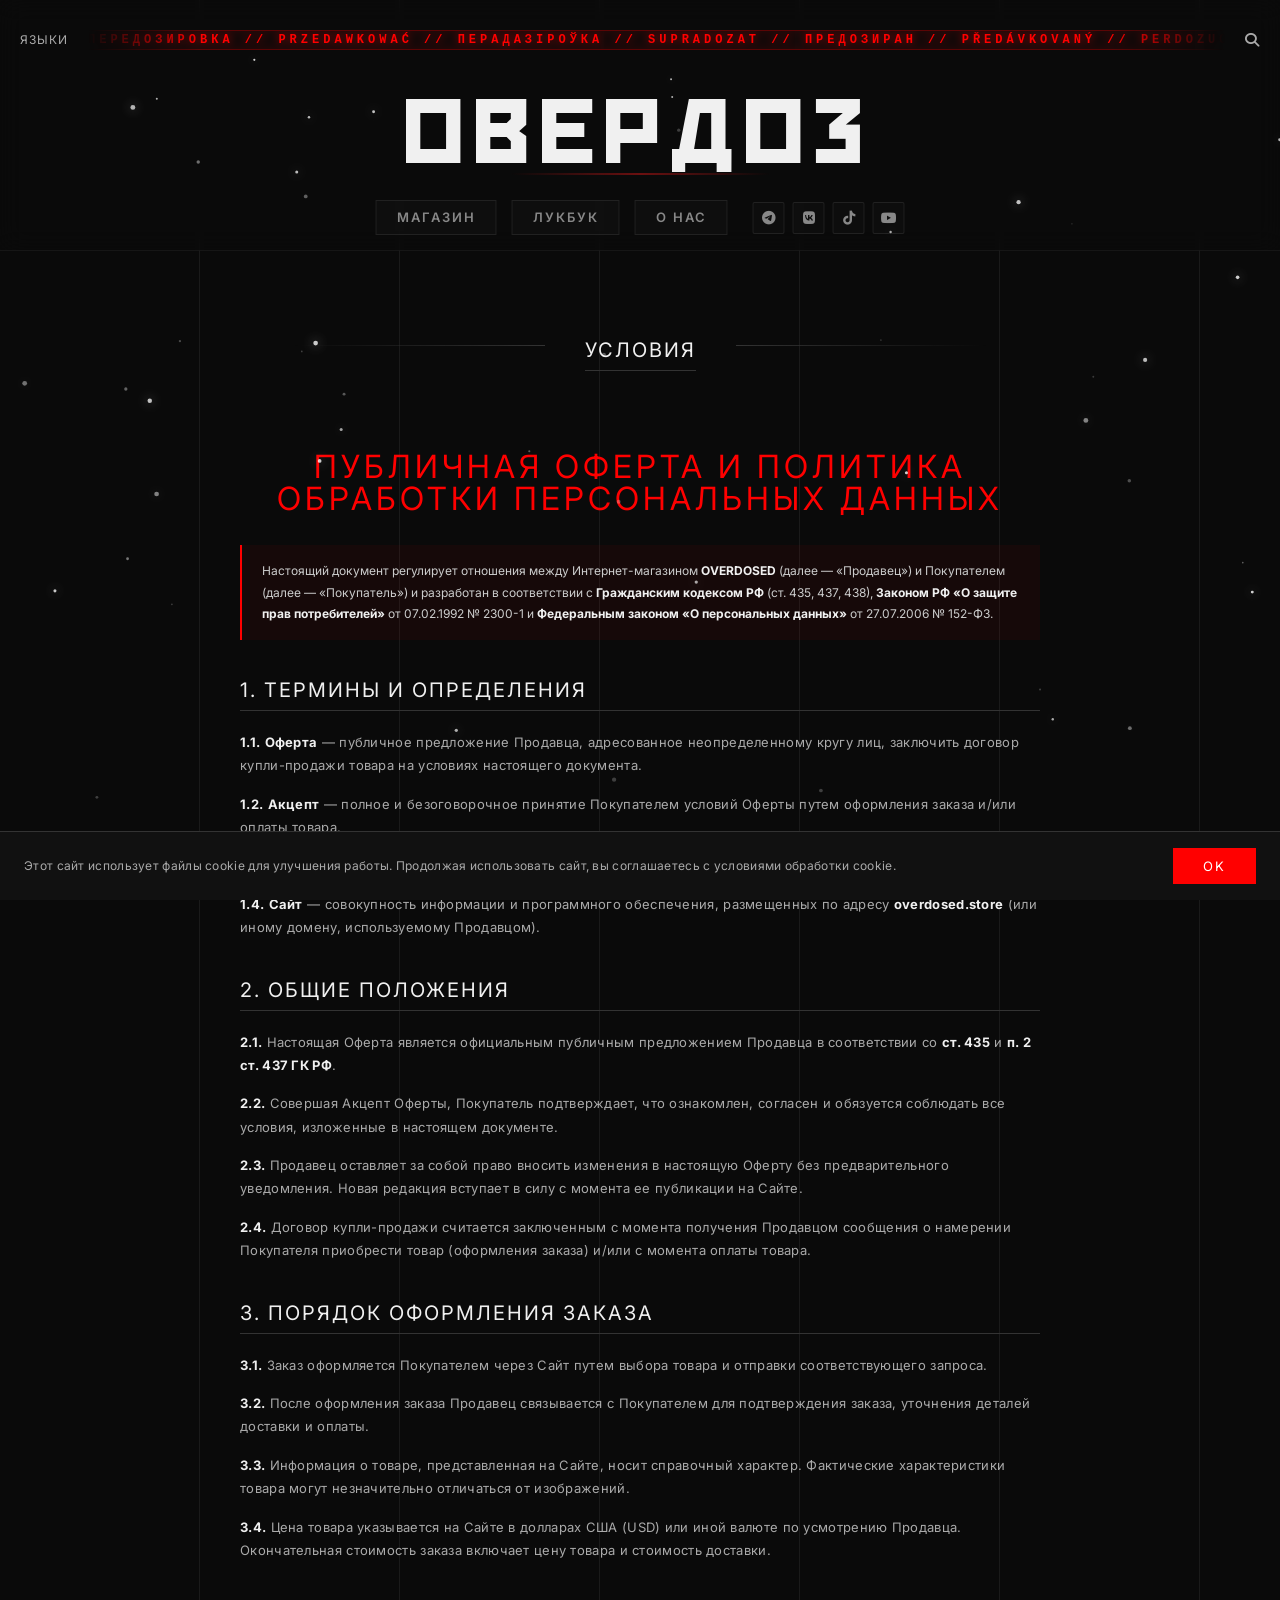
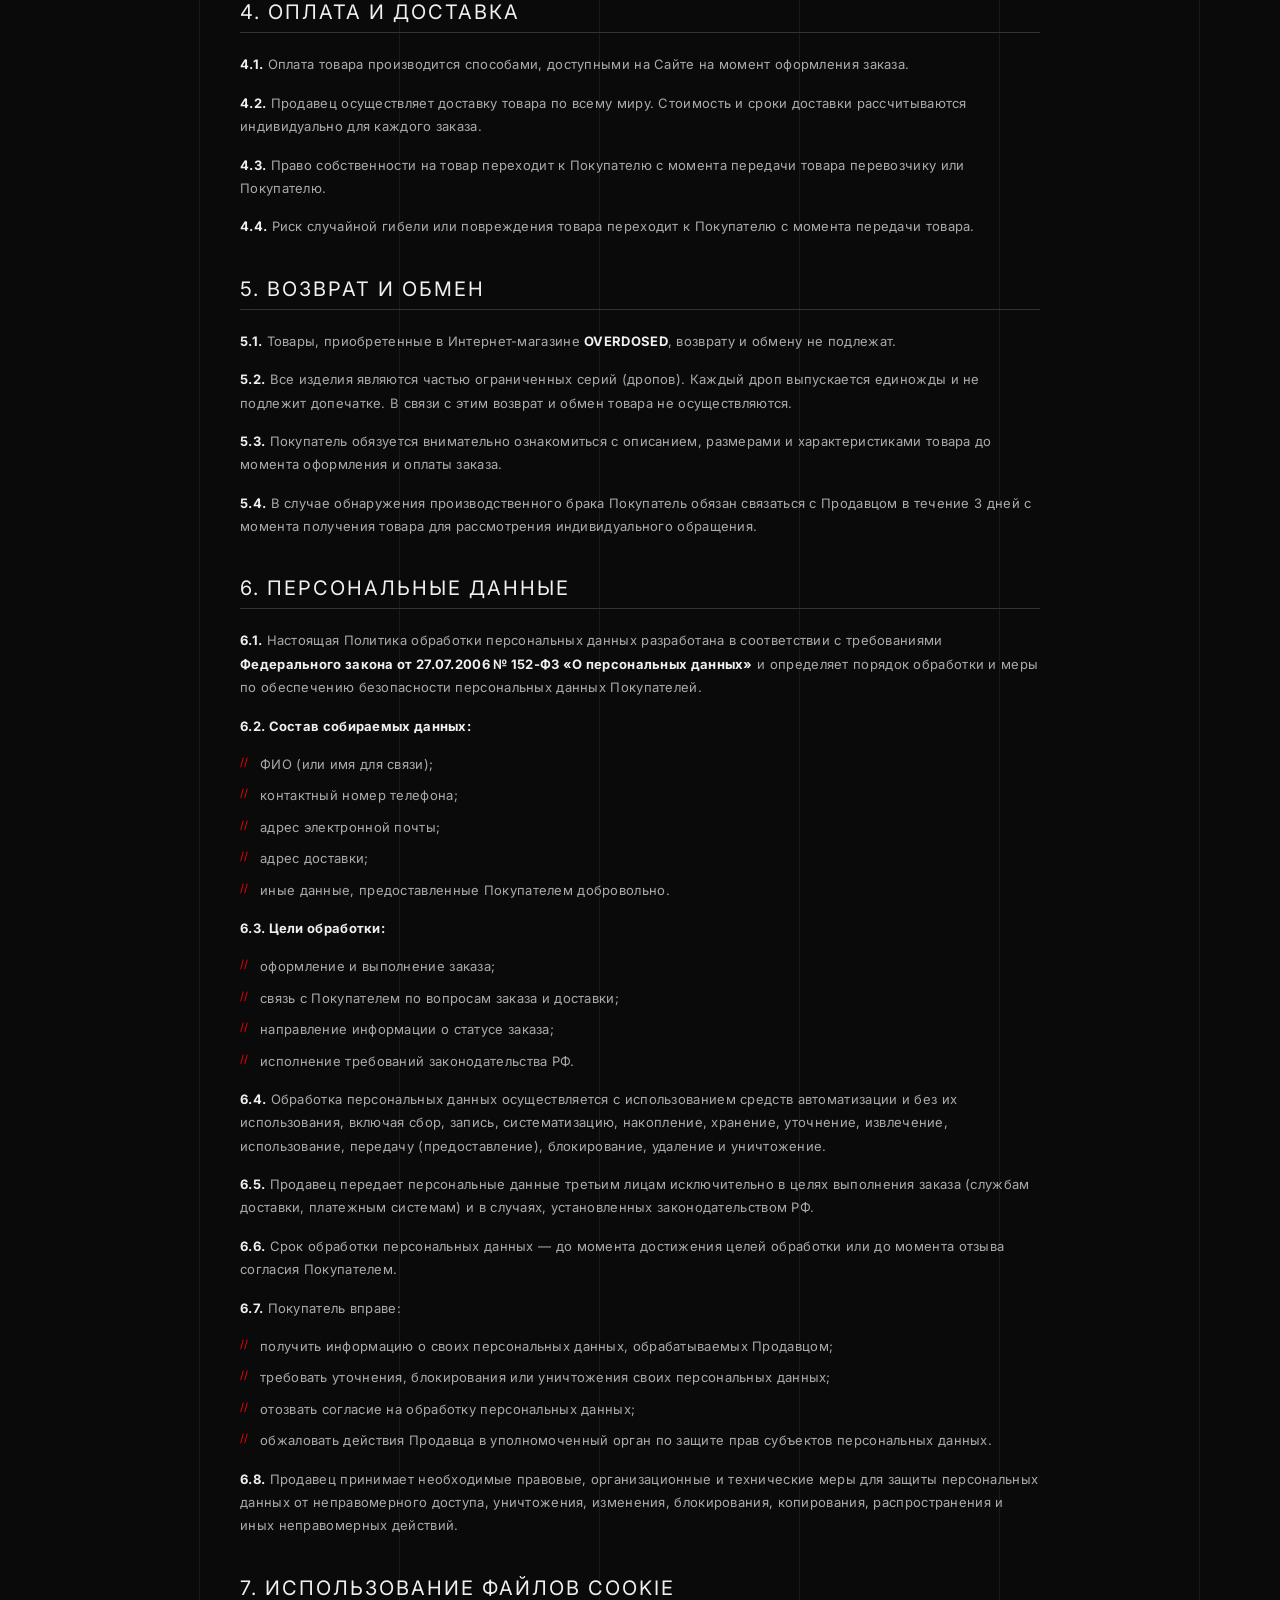
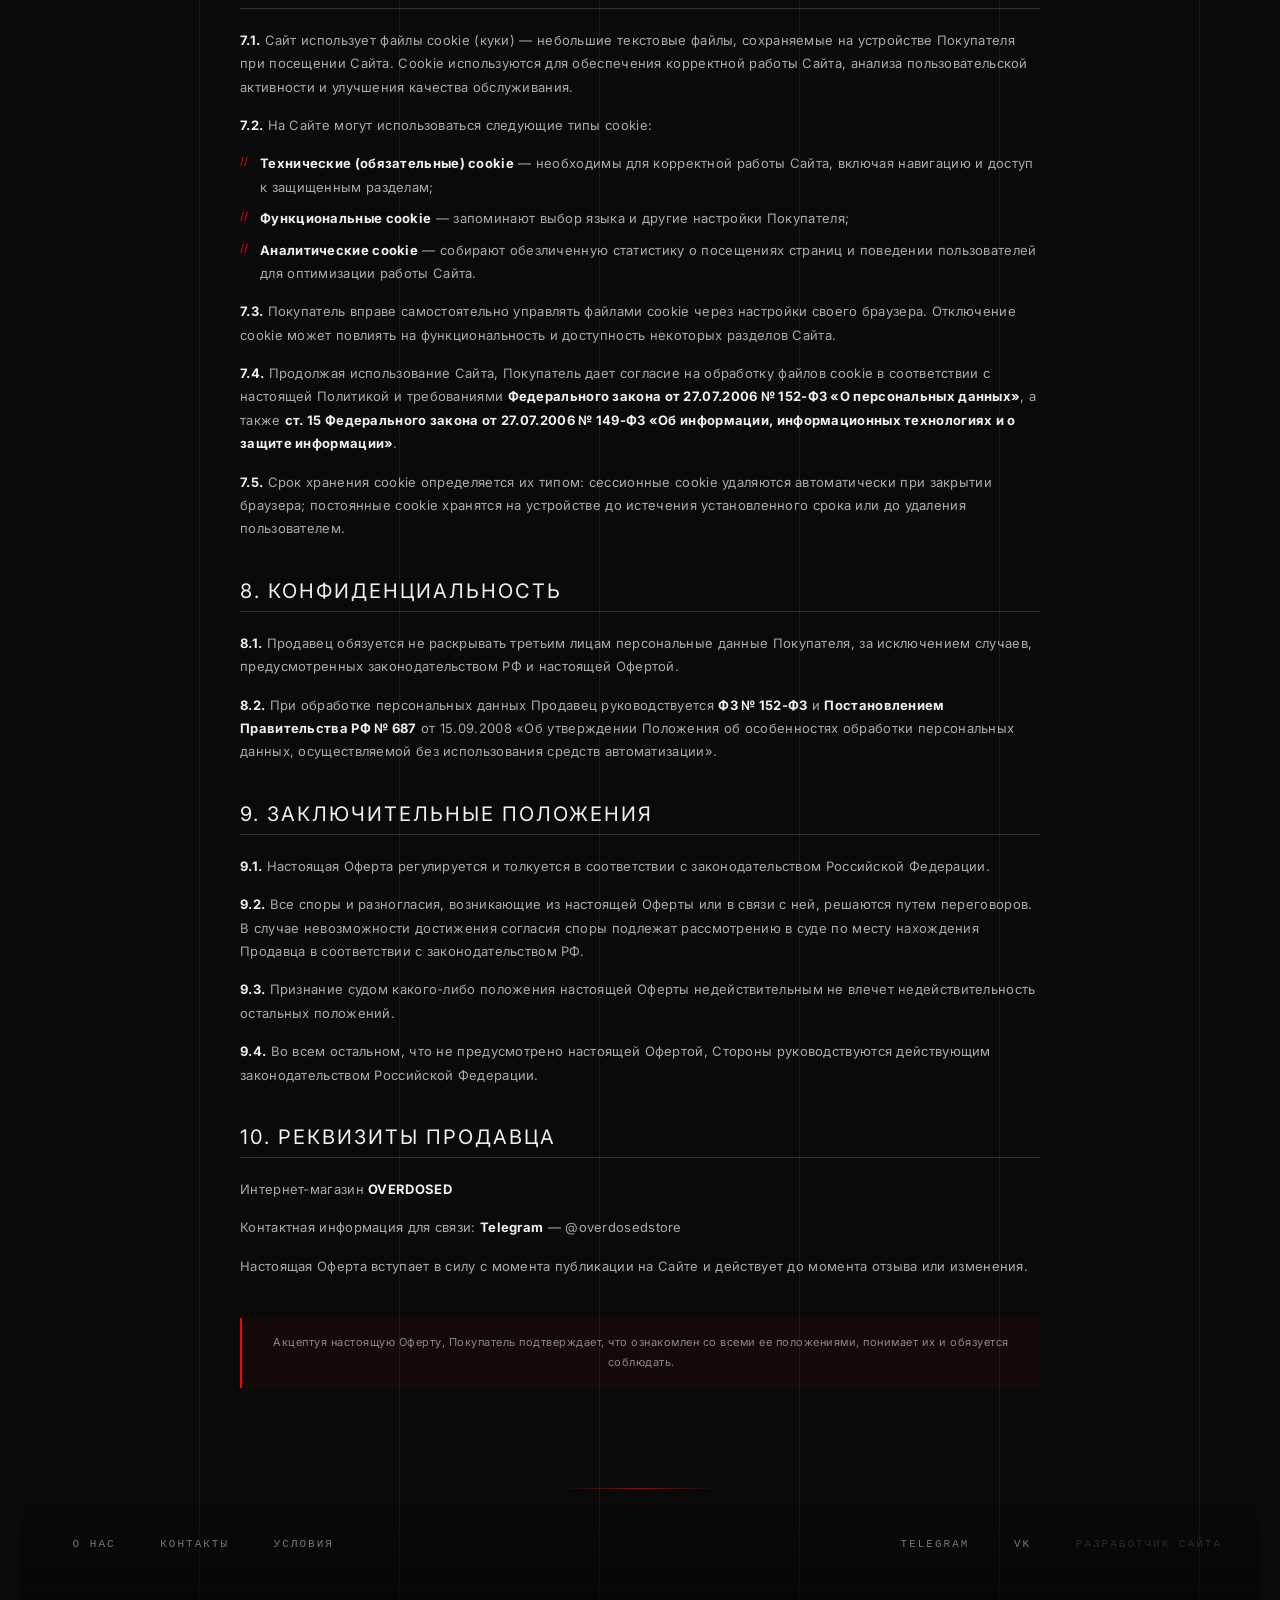
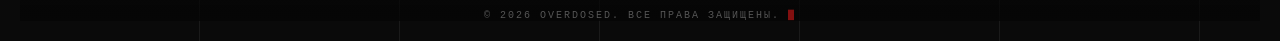
<file: terms.html>
<!DOCTYPE html>
<html lang="ru">
<head>
    <meta charset="UTF-8">
    <meta name="viewport" content="width=device-width, initial-scale=1.0">
    <!-- Google tag (gtag.js) -->
    <script async src="https://www.googletagmanager.com/gtag/js?id=G-QVXM021LWP"></script>
    <script>
      window.dataLayer = window.dataLayer || [];
      function gtag(){dataLayer.push(arguments);}
      gtag('consent', 'default', {
        'analytics_storage': 'denied'
      });
      gtag('js', new Date());
      gtag('config', 'G-QVXM021LWP');
    </script>
    <title>OVERDOSED – Условия</title>
    <link rel="icon" type="image/png" href="images/photo_2025-02-17_22-31-16-Photoroom.png">
    <link rel="stylesheet" href="style.css?v=1.13.0">
    <link rel="preconnect" href="https://fonts.googleapis.com">
    <link rel="preconnect" href="https://fonts.gstatic.com" crossorigin>
    <link href="https://fonts.googleapis.com/css2?family=Inter:wght@300;400;500;600;700&display=swap" rel="stylesheet">
    <link rel="stylesheet" href="https://cdnjs.cloudflare.com/ajax/libs/font-awesome/6.4.0/css/all.min.css">
    <style>
        .terms-section {
            max-width: 800px;
            margin: 0 auto 80px;
            animation: fadeInUp 0.8s ease-out 0.2s both;
        }

        .terms-section h2 {
            font-size: clamp(18px, 2.5vw, 32px);
            font-weight: 400;
            letter-spacing: 4px;
            text-transform: uppercase;
            color: #ff0000;
            margin-bottom: 30px;
            text-align: center;
        }

        .terms-section h3 {
            font-size: clamp(14px, 1.8vw, 20px);
            font-weight: 400;
            letter-spacing: 2px;
            text-transform: uppercase;
            color: #f0f0f0;
            margin-top: 40px;
            margin-bottom: 20px;
            border-bottom: 1px solid #333;
            padding-bottom: 10px;
        }

        .terms-section p {
            font-size: 13px;
            line-height: 1.8;
            color: #aaa;
            margin-bottom: 15px;
            letter-spacing: 0.3px;
        }

        .terms-section ul {
            list-style: none;
            padding: 0;
            margin-bottom: 15px;
        }

        .terms-section ul li {
            font-size: 13px;
            line-height: 1.8;
            color: #aaa;
            padding-left: 20px;
            position: relative;
            margin-bottom: 8px;
            letter-spacing: 0.3px;
        }

        .terms-section ul li::before {
            content: '//';
            position: absolute;
            left: 0;
            color: #ff0000;
            font-size: 11px;
        }

        .terms-section strong {
            color: #f0f0f0;
        }

        .terms-section .red-text {
            color: #ff0000;
        }

        .terms-section .highlight {
            background: rgba(255, 0, 0, 0.05);
            border-left: 2px solid #ff0000;
            padding: 15px 20px;
            margin: 20px 0;
            font-size: 12px;
            line-height: 1.8;
            color: #ccc;
        }

        @media (max-width: 768px) {
            .terms-section {
                padding: 0 15px;
                margin-bottom: 60px;
            }
        }

        @media (max-width: 480px) {
            .terms-section {
                padding: 0 10px;
                margin-bottom: 40px;
            }

            .terms-section p,
            .terms-section ul li {
                font-size: 12px;
            }
        }
    </style>
</head>
<body>
    <!-- Header section (Fixed to viewport) -->
    <header class="header">
        <div class="header-content">
            <div class="header-top">
                <a href="#" class="header-link" id="langToggle" data-i18n="languages">ЯЗЫКИ</a>
                <div class="marquee" id="headerMarquee"></div>
                <a href="#" class="search-icon">
                    <i class="fas fa-search"></i>
                </a>
            </div>
            
            <!-- Логотип OVERDOSED с ссылкой на главную -->
            <div class="logo-section">
                <a href="index.html" class="logo-link">
                    <h1 class="logo">ОВЕРДОЗ</h1>
                </a>
            </div>
            
            <!-- Навигационная строка -->
            <nav class="main-nav">
                <a href="index.html#shop" class="nav-link"><span class="nav-text" data-i18n="shop">МАГАЗИН</span></a>
                <a href="lookbook.html" class="nav-link"><span class="nav-text" data-i18n="lookbook">ЛУКБУК</span></a>
                <a href="about.html" class="nav-link"><span class="nav-text" data-i18n="about">О НАС</span></a>
                <div class="header-socials">
                    <a href="https://t.me/overdosedstore" target="_blank" class="h-social-link"><i class="fab fa-telegram"></i></a>
                    <a href="https://vk.ru/overdosedstore" target="_blank" class="h-social-link"><i class="fab fa-vk"></i></a>
                    <a href="https://www.tiktok.com/@overdosed.shop" target="_blank" class="h-social-link"><i class="fab fa-tiktok"></i></a>
                    <a href="https://www.youtube.com/@%D0%BE%D0%B2%D0%B5%D1%80%D0%B4%D0%BE%D0%B7" target="_blank" class="h-social-link"><i class="fab fa-youtube"></i></a>
                </div>
            </nav>
        </div>
    </header>

    <div class="container">

        <!-- Main content -->
        <main class="main-content">
            <div data-show-lang="ru">
                <section class="terms-section">
                    <div class="section-header">
                        <div class="section-line"></div>
                        <h3 class="section-title">УСЛОВИЯ</h3>
                        <div class="section-line"></div>
                    </div>

                    <h2>Публичная оферта и политика обработки персональных данных</h2>

                    <div class="highlight">
                        Настоящий документ регулирует отношения между Интернет-магазином <strong>OVERDOSED</strong> (далее — «Продавец») и Покупателем (далее — «Покупатель») и разработан в соответствии с <strong>Гражданским кодексом РФ</strong> (ст. 435, 437, 438), <strong>Законом РФ «О защите прав потребителей»</strong> от 07.02.1992 № 2300-1 и <strong>Федеральным законом «О персональных данных»</strong> от 27.07.2006 № 152-ФЗ.
                    </div>

                    <h3>1. Термины и определения</h3>
                    <p><strong>1.1.</strong> <strong>Оферта</strong> — публичное предложение Продавца, адресованное неопределенному кругу лиц, заключить договор купли-продажи товара на условиях настоящего документа.</p>
                    <p><strong>1.2.</strong> <strong>Акцепт</strong> — полное и безоговорочное принятие Покупателем условий Оферты путем оформления заказа и/или оплаты товара.</p>
                    <p><strong>1.3.</strong> <strong>Товар</strong> — продукция, представленная в каталоге Интернет-магазина OVERDOSED.</p>
                    <p><strong>1.4.</strong> <strong>Сайт</strong> — совокупность информации и программного обеспечения, размещенных по адресу <strong>overdosed.store</strong> (или иному домену, используемому Продавцом).</p>

                    <h3>2. Общие положения</h3>
                    <p><strong>2.1.</strong> Настоящая Оферта является официальным публичным предложением Продавца в соответствии со <strong>ст. 435</strong> и <strong>п. 2 ст. 437 ГК РФ</strong>.</p>
                    <p><strong>2.2.</strong> Совершая Акцепт Оферты, Покупатель подтверждает, что ознакомлен, согласен и обязуется соблюдать все условия, изложенные в настоящем документе.</p>
                    <p><strong>2.3.</strong> Продавец оставляет за собой право вносить изменения в настоящую Оферту без предварительного уведомления. Новая редакция вступает в силу с момента ее публикации на Сайте.</p>
                    <p><strong>2.4.</strong> Договор купли-продажи считается заключенным с момента получения Продавцом сообщения о намерении Покупателя приобрести товар (оформления заказа) и/или с момента оплаты товара.</p>

                    <h3>3. Порядок оформления заказа</h3>
                    <p><strong>3.1.</strong> Заказ оформляется Покупателем через Сайт путем выбора товара и отправки соответствующего запроса.</p>
                    <p><strong>3.2.</strong> После оформления заказа Продавец связывается с Покупателем для подтверждения заказа, уточнения деталей доставки и оплаты.</p>
                    <p><strong>3.3.</strong> Информация о товаре, представленная на Сайте, носит справочный характер. Фактические характеристики товара могут незначительно отличаться от изображений.</p>
                    <p><strong>3.4.</strong> Цена товара указывается на Сайте в долларах США (USD) или иной валюте по усмотрению Продавца. Окончательная стоимость заказа включает цену товара и стоимость доставки.</p>

                    <h3>4. Оплата и доставка</h3>
                    <p><strong>4.1.</strong> Оплата товара производится способами, доступными на Сайте на момент оформления заказа.</p>
                    <p><strong>4.2.</strong> Продавец осуществляет доставку товара по всему миру. Стоимость и сроки доставки рассчитываются индивидуально для каждого заказа.</p>
                    <p><strong>4.3.</strong> Право собственности на товар переходит к Покупателю с момента передачи товара перевозчику или Покупателю.</p>
                    <p><strong>4.4.</strong> Риск случайной гибели или повреждения товара переходит к Покупателю с момента передачи товара.</p>

                    <h3>5. Возврат и обмен</h3>
                    <p><strong>5.1.</strong> Товары, приобретенные в Интернет-магазине <strong>OVERDOSED</strong>, возврату и обмену не подлежат.</p>
                    <p><strong>5.2.</strong> Все изделия являются частью ограниченных серий (дропов). Каждый дроп выпускается единожды и не подлежит допечатке. В связи с этим возврат и обмен товара не осуществляются.</p>
                    <p><strong>5.3.</strong> Покупатель обязуется внимательно ознакомиться с описанием, размерами и характеристиками товара до момента оформления и оплаты заказа.</p>
                    <p><strong>5.4.</strong> В случае обнаружения производственного брака Покупатель обязан связаться с Продавцом в течение 3 дней с момента получения товара для рассмотрения индивидуального обращения.</p>

                    <h3>6. Персональные данные</h3>
                    <p><strong>6.1.</strong> Настоящая Политика обработки персональных данных разработана в соответствии с требованиями <strong>Федерального закона от 27.07.2006 № 152-ФЗ «О персональных данных»</strong> и определяет порядок обработки и меры по обеспечению безопасности персональных данных Покупателей.</p>

                    <p><strong>6.2. Состав собираемых данных:</strong></p>
                    <ul>
                        <li>ФИО (или имя для связи);</li>
                        <li>контактный номер телефона;</li>
                        <li>адрес электронной почты;</li>
                        <li>адрес доставки;</li>
                        <li>иные данные, предоставленные Покупателем добровольно.</li>
                    </ul>

                    <p><strong>6.3. Цели обработки:</strong></p>
                    <ul>
                        <li>оформление и выполнение заказа;</li>
                        <li>связь с Покупателем по вопросам заказа и доставки;</li>
                        <li>направление информации о статусе заказа;</li>
                        <li>исполнение требований законодательства РФ.</li>
                    </ul>

                    <p><strong>6.4.</strong> Обработка персональных данных осуществляется с использованием средств автоматизации и без их использования, включая сбор, запись, систематизацию, накопление, хранение, уточнение, извлечение, использование, передачу (предоставление), блокирование, удаление и уничтожение.</p>

                    <p><strong>6.5.</strong> Продавец передает персональные данные третьим лицам исключительно в целях выполнения заказа (службам доставки, платежным системам) и в случаях, установленных законодательством РФ.</p>

                    <p><strong>6.6.</strong> Срок обработки персональных данных — до момента достижения целей обработки или до момента отзыва согласия Покупателем.</p>

                    <p><strong>6.7.</strong> Покупатель вправе:</p>
                    <ul>
                        <li>получить информацию о своих персональных данных, обрабатываемых Продавцом;</li>
                        <li>требовать уточнения, блокирования или уничтожения своих персональных данных;</li>
                        <li>отозвать согласие на обработку персональных данных;</li>
                        <li>обжаловать действия Продавца в уполномоченный орган по защите прав субъектов персональных данных.</li>
                    </ul>

                    <p><strong>6.8.</strong> Продавец принимает необходимые правовые, организационные и технические меры для защиты персональных данных от неправомерного доступа, уничтожения, изменения, блокирования, копирования, распространения и иных неправомерных действий.</p>

                    <h3>7. Использование файлов cookie</h3>
                    <p><strong>7.1.</strong> Сайт использует файлы cookie (куки) — небольшие текстовые файлы, сохраняемые на устройстве Покупателя при посещении Сайта. Cookie используются для обеспечения корректной работы Сайта, анализа пользовательской активности и улучшения качества обслуживания.</p>
                    <p><strong>7.2.</strong> На Сайте могут использоваться следующие типы cookie:</p>
                    <ul>
                        <li><strong>Технические (обязательные) cookie</strong> — необходимы для корректной работы Сайта, включая навигацию и доступ к защищенным разделам;</li>
                        <li><strong>Функциональные cookie</strong> — запоминают выбор языка и другие настройки Покупателя;</li>
                        <li><strong>Аналитические cookie</strong> — собирают обезличенную статистику о посещениях страниц и поведении пользователей для оптимизации работы Сайта.</li>
                    </ul>
                    <p><strong>7.3.</strong> Покупатель вправе самостоятельно управлять файлами cookie через настройки своего браузера. Отключение cookie может повлиять на функциональность и доступность некоторых разделов Сайта.</p>
                    <p><strong>7.4.</strong> Продолжая использование Сайта, Покупатель дает согласие на обработку файлов cookie в соответствии с настоящей Политикой и требованиями <strong>Федерального закона от 27.07.2006 № 152-ФЗ «О персональных данных»</strong>, а также <strong>ст. 15 Федерального закона от 27.07.2006 № 149-ФЗ «Об информации, информационных технологиях и о защите информации»</strong>.</p>
                    <p><strong>7.5.</strong> Срок хранения cookie определяется их типом: сессионные cookie удаляются автоматически при закрытии браузера; постоянные cookie хранятся на устройстве до истечения установленного срока или до удаления пользователем.</p>

                    <h3>8. Конфиденциальность</h3>
                    <p><strong>8.1.</strong> Продавец обязуется не раскрывать третьим лицам персональные данные Покупателя, за исключением случаев, предусмотренных законодательством РФ и настоящей Офертой.</p>
                    <p><strong>8.2.</strong> При обработке персональных данных Продавец руководствуется <strong>ФЗ № 152-ФЗ</strong> и <strong>Постановлением Правительства РФ № 687</strong> от 15.09.2008 «Об утверждении Положения об особенностях обработки персональных данных, осуществляемой без использования средств автоматизации».</p>

                    <h3>9. Заключительные положения</h3>
                    <p><strong>9.1.</strong> Настоящая Оферта регулируется и толкуется в соответствии с законодательством Российской Федерации.</p>
                    <p><strong>9.2.</strong> Все споры и разногласия, возникающие из настоящей Оферты или в связи с ней, решаются путем переговоров. В случае невозможности достижения согласия споры подлежат рассмотрению в суде по месту нахождения Продавца в соответствии с законодательством РФ.</p>
                    <p><strong>9.3.</strong> Признание судом какого-либо положения настоящей Оферты недействительным не влечет недействительность остальных положений.</p>
                    <p><strong>9.4.</strong> Во всем остальном, что не предусмотрено настоящей Офертой, Стороны руководствуются действующим законодательством Российской Федерации.</p>

                    <h3>10. Реквизиты Продавца</h3>
                    <p>Интернет-магазин <strong>OVERDOSED</strong></p>
                    <p>Контактная информация для связи: <strong>Telegram</strong> — @overdosedstore</p>
                    <p>Настоящая Оферта вступает в силу с момента публикации на Сайте и действует до момента отзыва или изменения.</p>

                    <div class="highlight" style="margin-top: 40px;">
                        <p style="margin-bottom: 0; font-size: 11px; text-align: center; color: #888; letter-spacing: 0.5px;">
                            Акцептуя настоящую Оферту, Покупатель подтверждает, что ознакомлен со всеми ее положениями, понимает их и обязуется соблюдать.
                        </p>
                    </div>
                </section>
            </div>

            <div data-show-lang="en" style="display:none;">
                <section class="terms-section">
                    <div class="section-header">
                        <div class="section-line"></div>
                        <h3 class="section-title">TERMS</h3>
                        <div class="section-line"></div>
                    </div>

                    <h2>Public Offer and Personal Data Processing Policy</h2>

                    <div class="highlight">
                        This document governs the relationship between the online store <strong>OVERDOSED</strong> (hereinafter — "Seller") and the Buyer (hereinafter — "Buyer") and is developed in accordance with <strong>Russian Civil Code</strong> (Art. 435, 437, 438), <strong>Russian Law "On Protection of Consumer Rights"</strong> dated 07.02.1992 No. 2300-1 and <strong>Federal Law "On Personal Data"</strong> dated 27.07.2006 No. 152-FZ.
                    </div>

                    <h3>1. Terms and Definitions</h3>
                    <p><strong>1.1.</strong> <strong>Offer</strong> — a public proposal by the Seller addressed to an indefinite circle of persons to conclude a sales contract on the terms of this document.</p>
                    <p><strong>1.2.</strong> <strong>Acceptance</strong> — full and unconditional acceptance by the Buyer of the Offer terms by placing an order and/or paying for the goods.</p>
                    <p><strong>1.3.</strong> <strong>Goods</strong> — products presented in the OVERDOSED online store catalog.</p>
                    <p><strong>1.4.</strong> <strong>Website</strong> — a set of information and software located at <strong>overdosed.store</strong> (or another domain used by the Seller).</p>

                    <h3>2. General Provisions</h3>
                    <p><strong>2.1.</strong> This Offer is an official public offer by the Seller in accordance with <strong>Art. 435</strong> and <strong>clause 2 of Art. 437 of the Russian Civil Code</strong>.</p>
                    <p><strong>2.2.</strong> By accepting the Offer, the Buyer confirms that they have read, agree with, and undertake to comply with all terms set forth in this document.</p>
                    <p><strong>2.3.</strong> The Seller reserves the right to amend this Offer without prior notice. The new version takes effect upon publication on the Website.</p>
                    <p><strong>2.4.</strong> The sales contract is deemed concluded from the moment the Seller receives the Buyer's intent to purchase goods (order placement) and/or upon payment for the goods.</p>

                    <h3>3. Order Placement</h3>
                    <p><strong>3.1.</strong> The order is placed by the Buyer through the Website by selecting goods and submitting the relevant request.</p>
                    <p><strong>3.2.</strong> After placing the order, the Seller contacts the Buyer to confirm the order and clarify delivery and payment details.</p>
                    <p><strong>3.3.</strong> Product information on the Website is for reference only. Actual product characteristics may slightly differ from images.</p>
                    <p><strong>3.4.</strong> The product price is indicated on the Website in US Dollars (USD) or other currency at the Seller's discretion. The final order cost includes the product price and delivery cost.</p>

                    <h3>4. Payment and Delivery</h3>
                    <p><strong>4.1.</strong> Payment is made by methods available on the Website at the time of order placement.</p>
                    <p><strong>4.2.</strong> The Seller delivers goods worldwide. Delivery costs and terms are calculated individually for each order.</p>
                    <p><strong>4.3.</strong> Ownership of the goods transfers to the Buyer upon delivery to the carrier or the Buyer.</p>
                    <p><strong>4.4.</strong> The risk of accidental loss or damage to the goods transfers to the Buyer upon delivery.</p>

                    <h3>5. Returns and Exchanges</h3>
                    <p><strong>5.1.</strong> Goods purchased from the <strong>OVERDOSED</strong> online store are not subject to return or exchange.</p>
                    <p><strong>5.2.</strong> All items are part of limited series (drops). Each drop is released once and cannot be reprinted. Therefore, returns and exchanges are not carried out.</p>
                    <p><strong>5.3.</strong> The Buyer is obliged to carefully review the description, sizes, and characteristics of the goods before placing and paying for the order.</p>
                    <p><strong>5.4.</strong> In case of manufacturing defects, the Buyer must contact the Seller within 3 days of receiving the goods for individual review.</p>

                    <h3>6. Personal Data</h3>
                    <p><strong>6.1.</strong> This Personal Data Processing Policy is developed in accordance with the requirements of <strong>Federal Law No. 152-FZ dated 27.07.2006 "On Personal Data"</strong> and defines the processing procedure and measures to ensure the security of Buyers' personal data.</p>

                    <p><strong>6.2. Data collected:</strong></p>
                    <ul>
                        <li>Full name (or contact name);</li>
                        <li>Contact phone number;</li>
                        <li>Email address;</li>
                        <li>Delivery address;</li>
                        <li>Other data voluntarily provided by the Buyer.</li>
                    </ul>

                    <p><strong>6.3. Processing purposes:</strong></p>
                    <ul>
                        <li>Order placement and fulfillment;</li>
                        <li>Communication regarding order and delivery;</li>
                        <li>Sending order status information;</li>
                        <li>Compliance with legal requirements.</li>
                    </ul>

                    <p><strong>6.4.</strong> Personal data processing is carried out with and without automation tools, including collection, recording, systematization, accumulation, storage, clarification, extraction, use, transfer (provision), blocking, deletion, and destruction.</p>

                    <p><strong>6.5.</strong> The Seller transfers personal data to third parties solely for order fulfillment purposes (delivery services, payment systems) and in cases established by Russian law.</p>

                    <p><strong>6.6.</strong> The processing period for personal data is until the processing purposes are achieved or until the Buyer withdraws consent.</p>

                    <p><strong>6.7.</strong> The Buyer has the right to:</p>
                    <ul>
                        <li>Receive information about their personal data processed by the Seller;</li>
                        <li>Request clarification, blocking, or destruction of their personal data;</li>
                        <li>Withdraw consent to personal data processing;</li>
                        <li>Appeal the Seller's actions to the authorized body for the protection of personal data subjects' rights.</li>
                    </ul>

                    <p><strong>6.8.</strong> The Seller takes necessary legal, organizational, and technical measures to protect personal data from unauthorized access, destruction, alteration, blocking, copying, distribution, and other unlawful actions.</p>

                    <h3>7. Cookie Usage</h3>
                    <p><strong>7.1.</strong> The Website uses cookies — small text files stored on the Buyer's device when visiting the Website. Cookies are used to ensure proper operation of the Website, analyze user activity, and improve service quality.</p>
                    <p><strong>7.2.</strong> The following types of cookies may be used on the Website:</p>
                    <ul>
                        <li><strong>Technical (mandatory) cookies</strong> — necessary for the proper functioning of the Website, including navigation and access to secure sections;</li>
                        <li><strong>Functional cookies</strong> — remember the Buyer's language selection and other settings;</li>
                        <li><strong>Analytical cookies</strong> — collect anonymized statistics on page visits and user behavior to optimize the Website.</li>
                    </ul>
                    <p><strong>7.3.</strong> The Buyer can manage cookies independently through their browser settings. Disabling cookies may affect the functionality and availability of certain sections of the Website.</p>
                    <p><strong>7.4.</strong> By continuing to use the Website, the Buyer consents to cookie processing in accordance with this Policy and the requirements of <strong>Federal Law No. 152-FZ dated 27.07.2006 "On Personal Data"</strong>, as well as <strong>Art. 15 of Federal Law No. 149-FZ dated 27.07.2006 "On Information, Information Technologies and Information Protection"</strong>.</p>
                    <p><strong>7.5.</strong> The cookie storage period depends on their type: session cookies are automatically deleted when the browser is closed; persistent cookies are stored on the device until their expiration date or until deleted by the user.</p>

                    <h3>8. Confidentiality</h3>
                    <p><strong>8.1.</strong> The Seller undertakes not to disclose the Buyer's personal data to third parties, except as provided by Russian law and this Offer.</p>
                    <p><strong>8.2.</strong> When processing personal data, the Seller is guided by <strong>Federal Law No. 152-FZ</strong> and <strong>Russian Government Decree No. 687</strong> dated 15.09.2008 "On Approval of the Regulation on the Specifics of Personal Data Processing Without Automation Tools".</p>

                    <h3>9. Final Provisions</h3>
                    <p><strong>9.1.</strong> This Offer is governed by and construed in accordance with the laws of the Russian Federation.</p>
                    <p><strong>9.2.</strong> All disputes arising from or in connection with this Offer shall be resolved through negotiations. If agreement cannot be reached, disputes shall be settled in court at the Seller's location in accordance with Russian law.</p>
                    <p><strong>9.3.</strong> If any provision of this Offer is held invalid by a court, the remaining provisions shall remain in full force and effect.</p>
                    <p><strong>9.4.</strong> In all other respects not provided for by this Offer, the Parties shall be governed by the current legislation of the Russian Federation.</p>

                    <h3>10. Seller Details</h3>
                    <p>Online store <strong>OVERDOSED</strong></p>
                    <p>Contact information: <strong>Telegram</strong> — @overdosedstore</p>
                    <p>This Offer takes effect upon publication on the Website and is valid until revoked or amended.</p>

                    <div class="highlight" style="margin-top: 40px;">
                        <p style="margin-bottom: 0; font-size: 11px; text-align: center; color: #888; letter-spacing: 0.5px;">
                            By accepting this Offer, the Buyer confirms that they have read, understood, and undertake to comply with all its provisions.
                        </p>
                    </div>
                </section>
            </div>
        </main>

        <!-- Footer -->
        <footer class="footer">
            <div class="footer-content">
                <div class="footer-links">
                    <a href="about.html" class="footer-link" data-i18n="about">О НАС</a>
                    <a href="#" class="footer-link contact-link" data-i18n="contact">КОНТАКТЫ</a>
                    <a href="terms.html" class="footer-link" data-i18n="terms_of_service">УСЛОВИЯ</a>
                </div>

                <div class="social-links">
                    <a href="https://t.me/overdosedstore" target="_blank" class="social-link">TELEGRAM</a>
                    <a href="https://vk.ru/overdosedstore" target="_blank" class="social-link">VK</a>
                    <a href="https://t.me/paraxyozik" target="_blank" class="social-link social-link-faded">РАЗРАБОТЧИК САЙТА</a>
                </div>
            </div>

            <div class="copyright">
                <p data-i18n="copyright">&copy; 2026 OVERDOSED. Все права защищены.</p>
            </div>
        </footer>
    </div>

    <script src="cookie-consent.js?v=1.13.0"></script>
    <script src="i18n.js"></script>
    <script src="header.js"></script>
    <script src="particles.js"></script></body>
</html>
</file>
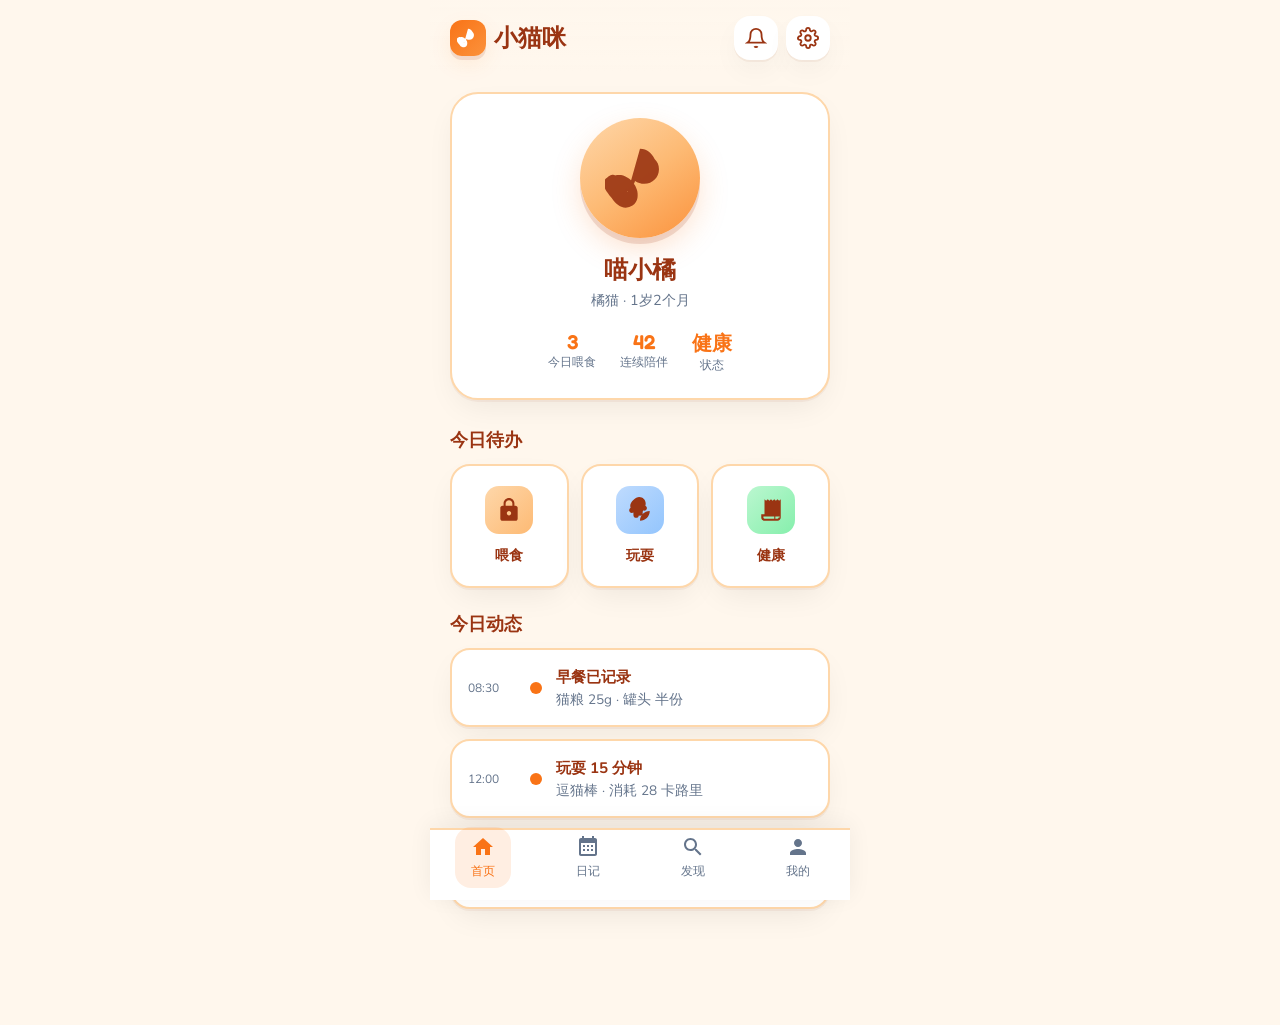
<file: .agents/skills/ui-ux-pro-max-skill-2.10.2/preview/xiaomaomi-app.html>
<!DOCTYPE html>
<html lang="zh-CN">
<head>
  <meta charset="UTF-8">
  <meta name="viewport" content="width=device-width, initial-scale=1.0">
  <title>小猫咪 - 萌宠日常</title>
  <link rel="preconnect" href="https://fonts.googleapis.com">
  <link rel="preconnect" href="https://fonts.gstatic.com" crossorigin>
  <link href="https://fonts.googleapis.com/css2?family=Fredoka:wght@400;500;600;700&family=Nunito:wght@300;400;500;600;700&display=swap" rel="stylesheet">
  <style>
    :root {
      /* Pet Tech App 配色 - 来自 UI/UX Pro Max design system */
      --primary: #F97316;
      --primary-on: #0F172A;
      --secondary: #FB923C;
      --accent: #2563EB;
      --accent-on: #FFFFFF;
      --background: #FFF7ED;
      --foreground: #9A3412;
      --card: #FFFFFF;
      --card-foreground: #9A3412;
      --muted: #F1F0F0;
      --muted-foreground: #64748B;
      --border: #FED7AA;
      --destructive: #DC2626;
      --ring: #F97316;
      --radius-outer: 28px;
      --radius-card: 20px;
      --radius-btn: 16px;
      --shadow-clay: 0 4px 0 0 rgba(154, 52, 18, 0.12), 0 8px 24px -4px rgba(249, 115, 22, 0.15);
      --shadow-card: 0 2px 0 0 rgba(154, 52, 18, 0.06), 0 12px 32px -8px rgba(0,0,0,0.08);
    }

    * { box-sizing: border-box; margin: 0; padding: 0; }
    html { font-size: 16px; }
    body {
      font-family: 'Nunito', -apple-system, sans-serif;
      background: var(--background);
      color: var(--foreground);
      min-height: 100vh;
      padding-bottom: 80px;
      -webkit-font-smoothing: antialiased;
    }

    /* Header */
    .header {
      padding: 16px 20px 12px;
      display: flex;
      align-items: center;
      justify-content: space-between;
      background: linear-gradient(180deg, rgba(255,247,237,0.98) 0%, var(--background) 100%);
      position: sticky;
      top: 0;
      z-index: 10;
    }
    .logo {
      font-family: 'Fredoka', sans-serif;
      font-weight: 700;
      font-size: 1.5rem;
      color: var(--foreground);
      display: flex;
      align-items: center;
      gap: 8px;
    }
    .logo-icon {
      width: 36px;
      height: 36px;
      background: linear-gradient(135deg, var(--primary), var(--secondary));
      border-radius: 12px;
      display: flex;
      align-items: center;
      justify-content: center;
      box-shadow: var(--shadow-clay);
    }
    .logo-icon svg {
      width: 22px;
      height: 22px;
      fill: white;
    }
    .header-actions {
      display: flex;
      gap: 8px;
    }
    .icon-btn {
      width: 44px;
      height: 44px;
      border-radius: var(--radius-btn);
      border: none;
      background: var(--card);
      color: var(--foreground);
      cursor: pointer;
      display: flex;
      align-items: center;
      justify-content: center;
      box-shadow: var(--shadow-card);
      transition: transform 0.2s ease, box-shadow 0.2s ease;
    }
    .icon-btn:hover { transform: scale(0.96); }
    .icon-btn:focus-visible { outline: 2px solid var(--ring); outline-offset: 2px; }
    .icon-btn svg { width: 22px; height: 22px; }

    /* Hero - 主猫卡片 */
    .hero {
      padding: 20px;
      margin-bottom: 8px;
    }
    .hero-card {
      background: var(--card);
      border-radius: var(--radius-outer);
      padding: 24px;
      box-shadow: var(--shadow-card);
      border: 2px solid var(--border);
      text-align: center;
    }
    .cat-avatar {
      width: 120px;
      height: 120px;
      margin: 0 auto 16px;
      background: linear-gradient(145deg, #FED7AA 0%, #FDBA74 50%, #FB923C 100%);
      border-radius: 50%;
      display: flex;
      align-items: center;
      justify-content: center;
      box-shadow: 0 6px 0 0 rgba(154, 52, 18, 0.15), 0 12px 32px -4px rgba(249, 115, 22, 0.25);
    }
    .cat-avatar svg {
      width: 70px;
      height: 70px;
      fill: var(--foreground);
      opacity: 0.9;
    }
    .hero-card h1 {
      font-family: 'Fredoka', sans-serif;
      font-size: 1.5rem;
      color: var(--foreground);
      margin-bottom: 4px;
    }
    .hero-card .subtitle {
      font-size: 0.9rem;
      color: var(--muted-foreground);
      margin-bottom: 20px;
    }
    .stats-row {
      display: flex;
      justify-content: center;
      gap: 24px;
    }
    .stat {
      text-align: center;
    }
    .stat-value {
      font-family: 'Fredoka', sans-serif;
      font-weight: 600;
      font-size: 1.25rem;
      color: var(--primary);
    }
    .stat-label {
      font-size: 0.75rem;
      color: var(--muted-foreground);
    }

    /* 快捷操作区 */
    .section-title {
      font-family: 'Fredoka', sans-serif;
      font-size: 1.1rem;
      padding: 0 20px 12px;
      color: var(--foreground);
    }
    .quick-actions {
      padding: 0 20px 24px;
      display: grid;
      grid-template-columns: repeat(3, 1fr);
      gap: 12px;
    }
    .action-card {
      background: var(--card);
      border-radius: var(--radius-card);
      padding: 20px 12px;
      text-align: center;
      box-shadow: var(--shadow-card);
      border: 2px solid var(--border);
      cursor: pointer;
      transition: transform 0.2s ease, box-shadow 0.2s ease;
      text-decoration: none;
      color: inherit;
      display: block;
    }
    .action-card:hover {
      transform: translateY(-2px);
      box-shadow: 0 4px 0 0 rgba(154, 52, 18, 0.08), 0 16px 40px -8px rgba(0,0,0,0.12);
    }
    .action-card:focus-visible { outline: 2px solid var(--ring); outline-offset: 2px; }
    .action-icon {
      width: 48px;
      height: 48px;
      margin: 0 auto 10px;
      border-radius: 14px;
      display: flex;
      align-items: center;
      justify-content: center;
    }
    .action-card:nth-child(1) .action-icon { background: linear-gradient(135deg, #FED7AA, #FDBA74); }
    .action-card:nth-child(2) .action-icon { background: linear-gradient(135deg, #BFDBFE, #93C5FD); }
    .action-card:nth-child(3) .action-icon { background: linear-gradient(135deg, #BBF7D0, #86EFAC); }
    .action-icon svg { width: 26px; height: 26px; fill: var(--foreground); }
    .action-card span {
      font-size: 0.9rem;
      font-weight: 600;
      color: var(--foreground);
    }

    /* 今日动态 */
    .feed-section {
      padding: 0 20px 24px;
    }
    .feed-card {
      background: var(--card);
      border-radius: var(--radius-card);
      padding: 16px;
      margin-bottom: 12px;
      box-shadow: var(--shadow-card);
      border: 2px solid var(--border);
      display: flex;
      align-items: center;
      gap: 14px;
    }
    .feed-time {
      font-size: 0.75rem;
      color: var(--muted-foreground);
      min-width: 48px;
    }
    .feed-dot {
      width: 12px;
      height: 12px;
      border-radius: 50%;
      background: var(--primary);
      flex-shrink: 0;
    }
    .feed-content {
      flex: 1;
    }
    .feed-content strong {
      font-size: 0.95rem;
      color: var(--foreground);
    }
    .feed-content p {
      font-size: 0.85rem;
      color: var(--muted-foreground);
      margin-top: 2px;
    }

    /* 底部导航 */
    .bottom-nav {
      position: fixed;
      bottom: 0;
      left: 0;
      right: 0;
      height: 72px;
      background: var(--card);
      border-top: 2px solid var(--border);
      display: flex;
      justify-content: space-around;
      align-items: center;
      padding: 8px 0 24px;
      box-shadow: 0 -4px 24px rgba(0,0,0,0.06);
    }
    .nav-item {
      display: flex;
      flex-direction: column;
      align-items: center;
      gap: 4px;
      color: var(--muted-foreground);
      text-decoration: none;
      font-size: 0.75rem;
      padding: 8px 16px;
      border-radius: var(--radius-btn);
      transition: color 0.2s, background 0.2s;
    }
    .nav-item:hover, .nav-item.active {
      color: var(--primary);
    }
    .nav-item.active {
      background: rgba(249, 115, 22, 0.12);
    }
    .nav-item svg {
      width: 24px;
      height: 24px;
      fill: currentColor;
    }

    /* 响应式 */
    @media (min-width: 768px) {
      body { max-width: 420px; margin: 0 auto; }
      .bottom-nav { max-width: 420px; left: 50%; transform: translateX(-50%); }
    }
  </style>
</head>
<body>
  <header class="header">
    <div class="logo">
      <div class="logo-icon" aria-hidden="true">
        <svg viewBox="0 0 24 24" xmlns="http://www.w3.org/2000/svg"><path d="M12 2c2.5 0 4 1.5 5 3.5 1 .9 1.5 2.1 1.5 3.5 0 2.8-2.2 5-5 5-1.2 0-2.3-.4-3.2-1-.1.4-.3.8-.5 1.2-.6 1.2-1.5 2.2-2.6 2.8-.3.2-.7.3-1 .5-.4.2-.8.4-1.2.5-.5.2-1 .3-1.5.3-1.7 0-3.2-1.4-3.5-3.1-.1-.5 0-1 .2-1.5.2-.4.5-.7.8-1 .4-.4.8-.7 1.2-1 .5-.3 1-.5 1.5-.6.6-.2 1.2-.2 1.8-.1.5.1 1 .3 1.5.5.4.2.8.4 1.2.7.3.2.6.5.9.8.2.2.4.4.6.7.2.2.3.5.5.7.2.3.3.6.5 1 .2.4.3.8.4 1.2.1.5.1 1 .1 1.5 0 .5-.1 1-.3 1.5-.2.5-.5.9-.8 1.3-.4.4-.9.7-1.4.9-.5.2-1 .4-1.6.4-.5 0-1-.1-1.5-.3-.4-.2-.8-.4-1.2-.7-.3-.2-.6-.5-.9-.8-.2-.2-.4-.5-.6-.7-.2-.3-.4-.5-.6-.8-.2-.2-.4-.5-.6-.7-.2-.2-.4-.5-.5-.7-.2-.2-.3-.5-.5-.7-.1-.2-.3-.4-.4-.6-.1-.2-.2-.4-.3-.6-.1-.2-.2-.4-.2-.6-.1-.2-.1-.4-.2-.6 0-.2-.1-.4-.1-.6 0-.2 0-.4.1-.6.1-.2.2-.4.3-.5.1-.2.3-.3.4-.5.2-.1.3-.3.5-.4.2-.1.3-.3.5-.4.2-.1.4-.2.6-.3.2-.1.4-.1.6-.2.2 0 .4 0 .6.1.2 0 .4.1.6.2.2.1.4.2.5.4.2.1.3.3.5.5.1.2.3.4.4.6.1.2.2.4.3.6.1.2.1.4.2.7.1.2 0 .5.1.7.1.2 0 .5 0 .7-.1.2-.1.5-.2.7-.4.2-.2.4-.4.6-.6.2-.2.3-.5.5-.7.1-.2.3-.5.4-.7.1-.2.2-.5.3-.7.1-.2.1-.5.2-.7 0-.2.1-.5.1-.7 0-.2 0-.5-.1-.7-.1-.2-.2-.4-.4-.6-.2-.2-.4-.3-.6-.5-.2-.1-.4-.2-.7-.3-.2-.1-.5-.1-.7-.1-.2 0-.5.1-.7.2-.2.1-.4.2-.6.4-.2.2-.3.4-.5.6-.1.2-.2.4-.3.6-.1.2-.1.4-.2.6 0 .2 0 .4.1.6.1.2.1.4.2.5.1.2.2.3.3.5.1.2.2.4.3.5.1.2.2.3.3.5.1.2.1.3.2.5.1.2.1.3.2.5.1.2.1.3.1.5 0 .2.1.4.1.5.1.2 0 .3.1.5.1.2.1.3.2.5.2.2.1.3.2.5.2.2.1.3.3.5.3.2.1.3.3.5.3.2.1.3.3.5.3.2.1.3.3.5.3z"/></svg>
      </div>
      小猫咪
    </div>
    <div class="header-actions">
      <button type="button" class="icon-btn" aria-label="通知">
        <svg viewBox="0 0 24 24" fill="none" stroke="currentColor" stroke-width="2"><path d="M18 8A6 6 0 0 0 6 8c0 7-3 9-3 9h18s-3-2-3-9"/><path d="M13.73 21a2 2 0 0 1-3.46 0"/></svg>
      </button>
      <button type="button" class="icon-btn" aria-label="设置">
        <svg viewBox="0 0 24 24" fill="none" stroke="currentColor" stroke-width="2"><circle cx="12" cy="12" r="3"/><path d="M19.4 15a1.65 1.65 0 0 0 .33 1.82l.06.06a2 2 0 0 1 0 2.83 2 2 0 0 1-2.83 0l-.06-.06a1.65 1.65 0 0 0-1.82-.33 1.65 1.65 0 0 0-1 1.51V21a2 2 0 0 1-2 2 2 2 0 0 1-2-2v-.09A1.65 1.65 0 0 0 9 19.4a1.65 1.65 0 0 0-1.82.33l-.06.06a2 2 0 0 1-2.83 0 2 2 0 0 1 0-2.83l.06-.06a1.65 1.65 0 0 0 .33-1.82 1.65 1.65 0 0 0-1.51-1H3a2 2 0 0 1-2-2 2 2 0 0 1 2-2h.09A1.65 1.65 0 0 0 4.6 9a1.65 1.65 0 0 0-.33-1.82l-.06-.06a2 2 0 0 1 0-2.83 2 2 0 0 1 2.83 0l.06.06a1.65 1.65 0 0 0 1.82.33H9a1.65 1.65 0 0 0 1-1.51V3a2 2 0 0 1 2-2 2 2 0 0 1 2 2v.09a1.65 1.65 0 0 0 1 1.51 1.65 1.65 0 0 0 1.82-.33l.06-.06a2 2 0 0 1 2.83 0 2 2 0 0 1 0 2.83l-.06.06a1.65 1.65 0 0 0-.33 1.82V9a1.65 1.65 0 0 0 1.51 1H21a2 2 0 0 1 2 2 2 2 0 0 1-2 2h-.09a1.65 1.65 0 0 0-1.51 1z"/></svg>
      </button>
    </div>
  </header>

  <main>
    <section class="hero">
      <div class="hero-card">
        <div class="cat-avatar" role="img" aria-label="猫咪头像">
          <svg viewBox="0 0 24 24" xmlns="http://www.w3.org/2000/svg"><path d="M12 2c2.5 0 4 1.5 5 3.5 1 .9 1.5 2.1 1.5 3.5 0 2.8-2.2 5-5 5-1.2 0-2.3-.4-3.2-1-.1.4-.3.8-.5 1.2-.6 1.2-1.5 2.2-2.6 2.8-.3.2-.7.3-1 .5-.4.2-.8.4-1.2.5-.5.2-1 .3-1.5.3-1.7 0-3.2-1.4-3.5-3.1-.1-.5 0-1 .2-1.5.2-.4.5-.7.8-1 .4-.4.8-.7 1.2-1 .5-.3 1-.5 1.5-.6.6-.2 1.2-.2 1.8-.1.5.1 1 .3 1.5.5.4.2.8.4 1.2.7.3.2.6.5.9.8.2.2.4.4.6.7.2.2.3.5.5.7.2.3.3.6.5 1 .2.4.3.8.4 1.2.1.5.1 1 .1 1.5 0 .5-.1 1-.3 1.5-.2.5-.5.9-.8 1.3-.4.4-.9.7-1.4.9-.5.2-1 .4-1.6.4-.5 0-1-.1-1.5-.3-.4-.2-.8-.4-1.2-.7-.3-.2-.6-.5-.9-.8-.2-.2-.4-.5-.6-.7-.2-.3-.4-.5-.6-.8-.2-.2-.4-.5-.6-.7-.2-.2-.4-.5-.5-.7-.2-.2-.3-.5-.5-.7-.1-.2-.3-.4-.4-.6-.1-.2-.2-.4-.3-.6-.1-.2-.2-.4-.2-.6-.1-.2-.1-.4-.2-.6 0-.2-.1-.4-.1-.6 0-.2 0-.4.1-.6.1-.2.2-.4.3-.5.1-.2.3-.3.4-.5.2-.1.3-.3.5-.4.2-.1.3-.3.5-.4.2-.1.4-.2.6-.3.2-.1.4-.1.6-.2.2 0 .4 0 .6.1.2 0 .4.1.6.2.2.1.4.2.5.4.2.1.3.3.5.5.1.2.3.4.4.6.1.2.2.4.3.6.1.2.1.4.2.7.1.2 0 .5.1.7.1.2 0 .5 0 .7-.1.2-.1.5-.2.7-.4.2-.2.4-.4.6-.6.2-.2.3-.5.5-.7.1-.2.3-.5.4-.7.1-.2.2-.5.3-.7.1-.2.1-.5.2-.7 0-.2.1-.5.1-.7 0-.2 0-.5-.1-.7-.1-.2-.2-.4-.4-.6-.2-.2-.4-.3-.6-.5-.2-.1-.4-.2-.7-.3-.2-.1-.5-.1-.7-.1-.2 0-.5.1-.7.2-.2.1-.4.2-.6.4-.2.2-.3.4-.5.6-.1.2-.2.4-.3.6-.1.2-.1.4-.2.6 0 .2 0 .4.1.6.1.2.1.4.2.5.1.2.2.3.3.5.1.2.2.4.3.5.1.2.2.3.3.5.1.2.1.3.2.5.1.2.1.3.2.5.1.2.1.3.1.5 0 .2.1.4.1.5.1.2 0 .3.1.5.1.2.1.3.2.5.2.2.1.3.2.5.2.2.1.3.3.5.3.2.1.3.3.5.3.2.1.3.3.5.3.2.1.3.3.5.3z"/></svg>
        </div>
        <h1>喵小橘</h1>
        <p class="subtitle">橘猫 · 1岁2个月</p>
        <div class="stats-row">
          <div class="stat">
            <div class="stat-value">3</div>
            <div class="stat-label">今日喂食</div>
          </div>
          <div class="stat">
            <div class="stat-value">42</div>
            <div class="stat-label">连续陪伴</div>
          </div>
          <div class="stat">
            <div class="stat-value">健康</div>
            <div class="stat-label">状态</div>
          </div>
        </div>
      </div>
    </section>

    <h2 class="section-title">今日待办</h2>
    <div class="quick-actions">
      <a href="#" class="action-card">
        <div class="action-icon">
          <svg viewBox="0 0 24 24" xmlns="http://www.w3.org/2000/svg"><path d="M18 8h-1V6c0-2.76-2.24-5-5-5S7 3.24 7 6v2H6c-1.1 0-2 .9-2 2v10c0 1.1.9 2 2 2h12c1.1 0 2-.9 2-2V10c0-1.1-.9-2-2-2zm-6 9c-1.1 0-2-.9-2-2s.9-2 2-2 2 .9 2 2-.9 2-2 2zm3.1-9H8.9V6c0-1.71 1.39-3.1 3.1-3.1 1.71 0 3.1 1.39 3.1 3.1v2z"/></svg>
        </div>
        <span>喂食</span>
      </a>
      <a href="#" class="action-card">
        <div class="action-icon">
          <svg viewBox="0 0 24 24" xmlns="http://www.w3.org/2000/svg"><path d="M12 22c4.97 0 9-4.03 9-9-4.97 0-9 4.03-9 9zM5.6 10.25c0 1.38 1.12 2.5 2.5 2.5.53 0 1.01-.16 1.42-.44l-.02 2.44c0 1.38 1.12 2.5 2.5 2.5s2.5-1.12 2.5-2.5l-.02-2.44c.4.28.89.44 1.42.44 1.38 0 2.5-1.12 2.5-2.5 0-1-.6-1.86-1.44-2.28.19-.59.31-1.23.31-1.91 0-3.31-2.69-6-6-6S3 4.69 3 8c0 .68.12 1.32.31 1.91C2.6 10.39 2 11.25 2 12.25 2 13.63 3.12 14.75 4.5 14.75c.53 0 1.01-.16 1.42-.44l.02 2.44c0 1.38 1.12 2.5 2.5 2.5s2.5-1.12 2.5-2.5l.02-2.44c.4.28.89.44 1.42.44 1.38 0 2.5-1.12 2.5-2.5 0-1-.6-1.86-1.44-2.28.19-.59.31-1.23.31-1.91 0-3.31-2.69-6-6-6z"/></svg>
        </div>
        <span>玩耍</span>
      </a>
      <a href="#" class="action-card">
        <div class="action-icon">
          <svg viewBox="0 0 24 24" xmlns="http://www.w3.org/2000/svg"><path d="M19.5 3.5L18 2l-1.5 1.5L15 2l-1.5 1.5L12 2l-1.5 1.5L9 2 7.5 3.5 6 2v14H3v3c0 1.66 1.34 3 3 3h12c1.66 0 3-1.34 3-3V2l-1.5 1.5zM15 20H6c-.55 0-1-.45-1-1v-1h10v2zm4-1c0 .55-.45 1-1 1h-2v-2h4v1z"/></svg>
        </div>
        <span>健康</span>
      </a>
    </div>

    <h2 class="section-title">今日动态</h2>
    <section class="feed-section">
      <div class="feed-card">
        <span class="feed-time">08:30</span>
        <span class="feed-dot"></span>
        <div class="feed-content">
          <strong>早餐已记录</strong>
          <p>猫粮 25g · 罐头 半份</p>
        </div>
      </div>
      <div class="feed-card">
        <span class="feed-time">12:00</span>
        <span class="feed-dot"></span>
        <div class="feed-content">
          <strong>玩耍 15 分钟</strong>
          <p>逗猫棒 · 消耗 28 卡路里</p>
        </div>
      </div>
      <div class="feed-card">
        <span class="feed-time">18:00</span>
        <span class="feed-dot"></span>
        <div class="feed-content">
          <strong>晚餐待喂</strong>
          <p>点击记录今日晚餐</p>
        </div>
      </div>
    </section>
  </main>

  <nav class="bottom-nav" aria-label="主导航">
    <a href="#" class="nav-item active" aria-current="page">
      <svg viewBox="0 0 24 24"><path d="M10 20v-6h4v6h5v-8h3L12 3 2 12h3v8z"/></svg>
      首页
    </a>
    <a href="#" class="nav-item">
      <svg viewBox="0 0 24 24"><path d="M19 3h-1V1h-2v2H8V1H6v2H5c-1.11 0-1.99.9-1.99 2L3 19c0 1.1.89 2 2 2h14c1.1 0 2-.9 2-2V5c0-1.1-.9-2-2-2zm0 16H5V8h14v11zM9 10H7v2h2v-2zm4 0h-2v2h2v-2zm4 0h-2v2h2v-2zm-8 4H7v2h2v-2zm4 0h-2v2h2v-2zm4 0h-2v2h2v-2z"/></svg>
      日记
    </a>
    <a href="#" class="nav-item">
      <svg viewBox="0 0 24 24"><path d="M15.5 14h-.79l-.28-.27C15.41 12.59 16 11.11 16 9.5 16 5.91 13.09 3 9.5 3S3 5.91 3 9.5 5.91 16 9.5 16c1.61 0 3.09-.59 4.23-1.57l.27.28v.79l5 4.99L20.49 19l-4.99-5zm-6 0C7.01 14 5 11.99 5 9.5S7.01 5 9.5 5 14 7.01 14 9.5 11.99 14 9.5 14z"/></svg>
      发现
    </a>
    <a href="#" class="nav-item">
      <svg viewBox="0 0 24 24"><path d="M12 12c2.21 0 4-1.79 4-4s-1.79-4-4-4-4 1.79-4 4 1.79 4 4 4zm0 2c-2.67 0-8 1.34-8 4v2h16v-2c0-2.66-5.33-4-8-4z"/></svg>
      我的
    </a>
  </nav>
</body>
</html>
</file>
<file: style.css>
/* Подключение шрифта Red October */
@font-face {
    font-family: 'Red October';
    src: url('fonts/Red October.ttf') format('truetype');
    font-weight: normal;
    font-style: normal;
    font-display: swap;
}

/* Reset and base styles */
html {
    scroll-behavior: smooth;
}

* {
    margin: 0;
    padding: 0;
    box-sizing: border-box;
}

body {
    font-family: 'Inter', -apple-system, BlinkMacSystemFont, sans-serif;
    background-color: #0a0a0a;
    background-image: repeating-linear-gradient(
        90deg,
        transparent,
        transparent 199px,
        #1a1a1a 199px,
        #1a1a1a 200px
    );
    color: #f0f0f0;
    line-height: 1;
    overflow-x: hidden;
}

.container {
    max-width: 1400px;
    margin: 0 auto;
    padding: 300px 20px 20px 20px; /* Increased to fix overlap with product hero text */
}

/* Ссылки по умолчанию */
a {
    text-decoration: none;
    color: inherit;
}

/* КРАСНЫЙ ЦВЕТ - основной акцент */
.red-text {
    color: #ff1a1a;
    text-shadow: 0 0 15px rgba(255, 26, 26, 0.4);
}

/* Header styles */
.header {
    position: fixed;
    top: 0;
    left: 0;
    width: 100vw;
    z-index: 1000;
    background: rgba(10, 10, 10, 0.6);
    backdrop-filter: blur(12px);
    -webkit-backdrop-filter: blur(12px);
    border-bottom: 1px solid rgba(255, 255, 255, 0.05);
    transition: all 0.8s cubic-bezier(0.16, 1, 0.3, 1);
}

.header-content {
    max-width: 1400px;
    margin: 0 auto;
    position: relative;
    height: 250px;
    transition: all 0.8s cubic-bezier(0.16, 1, 0.3, 1);
}

/* Scrolled Header State */
.header.header-scrolled {
    background: rgba(10, 10, 10, 0.95);
    border-bottom: 1px solid rgba(255, 26, 26, 0.5);
    box-shadow: 0 5px 20px rgba(0, 0, 0, 0.5);
}

.header.header-scrolled .header-content {
    height: 70px;
}

.header.header-scrolled .header-top {
    top: 0px;
    opacity: 0;
    pointer-events: none;
}

.header.header-scrolled .logo-section {
    left: 20px;
    top: 20px;
    transform: translate(0, 0) scale(0.4);
}

.header.header-scrolled .logo::after {
    opacity: 0;
    visibility: hidden;
}

.header.header-scrolled .main-nav {
    top: 15px;
    left: 100%;
    transform: translate(calc(-100% - 20px), 0);
    gap: 10px;
}

.header.header-scrolled .nav-link {
    font-size: 11px;
    padding: 8px 15px;
}

.header-top {
    position: absolute;
    top: 30px;
    left: 20px;
    right: 20px;
    display: flex;
    justify-content: space-between;
    align-items: center;
    opacity: 1;
    font-size: 12px;
    letter-spacing: 1px;
    text-transform: uppercase;
    transition: all 0.8s cubic-bezier(0.16, 1, 0.3, 1);
}

.header-link {
    color: #aaa;
    cursor: pointer;
    transition: color 0.3s;
    text-decoration: none;
}

.header-link:hover {
    color: #ff0000;
}

.marquee {
    flex: 1;
    overflow: hidden;
    white-space: nowrap;
    min-width: 0;
    color: #ff0000;
    font-size: 12px;
    letter-spacing: 4px;
    font-family: 'Courier New', Courier, monospace;
    font-weight: bold;
    text-shadow: 0 0 8px rgba(255, 0, 0, 0.6);
    background: rgba(255, 0, 0, 0.05);
    border-top: 1px solid rgba(255, 0, 0, 0.3);
    border-bottom: 1px solid rgba(255, 0, 0, 0.3);
    padding: 3px 0;
    margin: 0 20px;
    box-shadow: inset 0 0 10px rgba(255, 0, 0, 0.1);
    mask-image: linear-gradient(to right, transparent 0%, #000 10%, #000 90%, transparent 100%);
    -webkit-mask-image: linear-gradient(to right, transparent 0%, #000 10%, #000 90%, transparent 100%);
}

.marquee-track {
    display: inline-block;
    white-space: nowrap;
    animation: marqueeScroll 40s linear infinite;
}

@keyframes marqueeScroll {
    0% { transform: translateX(0); }
    100% { transform: translateX(-50%); }
}

.search-icon {
    color: #aaa;
    cursor: pointer;
    font-size: 14px;
    text-decoration: none;
    display: inline-block;
}

.search-icon:hover {
    color: #ff0000;
}

/* Логотип OVERDOSED с ссылкой */
.logo-section {
    position: absolute;
    top: 90px;
    left: 50%;
    transform: translate(-50%, 0) scale(1);
    transform-origin: top left;
    width: max-content;
    transition: all 0.8s cubic-bezier(0.16, 1, 0.3, 1);
}

.logo-link {
    text-decoration: none;
    display: inline-block;
    transition: transform 0.3s ease;
    animation: fadeInUp 1s ease-out 0.2s backwards;
}

.logo-link:hover {
    transform: scale(1.02);
}

.logo {
    font-family: 'Red October', 'Inter', sans-serif;
    font-size: 80px;
    font-weight: 400;
    letter-spacing: 8px;
    text-transform: uppercase;
    margin-bottom: 10px;
    position: relative;
    color: #f0f0f0;
    transition: text-shadow 0.3s ease, letter-spacing 0.3s ease, color 0.3s;
}

.logo-link:hover .logo {
    text-shadow: 2px 0 0 #ff1a1a, -2px 0 0 #00ffff;
    letter-spacing: 12px;
    color: #fff;
    animation: logoGlitch 0.2s cubic-bezier(0.25, 0.46, 0.45, 0.94) both infinite;
}

@keyframes logoGlitch {
    0% { transform: translate(0) skew(0deg); }
    20% { transform: translate(-2px, 1px) skew(-2deg); }
    40% { transform: translate(-1px, -1px) skew(2deg); }
    60% { transform: translate(2px, 1px) skew(0deg); }
    80% { transform: translate(1px, -1px) skew(1deg); }
    100% { transform: translate(0) skew(0deg); }
}

.logo::after {
    content: '';
    position: absolute;
    bottom: -5px;
    left: 50%;
    transform: translateX(-50%);
    width: 260px;
    height: 2px;
    background: linear-gradient(90deg, transparent, rgba(255, 26, 26, 0.8), transparent);
    opacity: 0.5;
    transition: all 0.3s ease;
}

.logo-link:hover .logo::after {
    opacity: 1;
    width: 340px;
    height: 3px;
    background: #ff1a1a;
    box-shadow: 0 0 10px rgba(255, 26, 26, 0.8);
}

/* Навигационная строка */
.main-nav {
    position: absolute;
    top: 200px;
    left: 50%;
    transform: translate(-50%, 0);
    display: flex;
    justify-content: center;
    gap: 15px;
    width: max-content;
    transition: all 0.8s cubic-bezier(0.16, 1, 0.3, 1);
}

.nav-link {
    color: #888;
    text-decoration: none;
    font-size: 13px;
    font-weight: 600;
    letter-spacing: 2px;
    text-transform: uppercase;
    transition: all 0.3s cubic-bezier(0.25, 0.46, 0.45, 0.94);
    position: relative;
    padding: 10px 20px;
    border: 1px solid rgba(255, 255, 255, 0.08);
    background: rgba(255, 255, 255, 0.02);
    overflow: hidden;
}

.nav-text {
    position: relative;
    z-index: 2;
    transition: color 0.3s;
}

.nav-link::before {
    content: '';
    position: absolute;
    top: 0; left: -100%;
    width: 100%; height: 100%;
    background: #ff1a1a;
    transition: all 0.4s cubic-bezier(0.25, 0.46, 0.45, 0.94);
    z-index: 1;
}

.nav-link:hover {
    color: #fff;
    border-color: #ff1a1a;
    transform: skewX(-5deg) translateY(-2px);
    box-shadow: 0 5px 15px rgba(255, 26, 26, 0.2);
}

.nav-link:hover .nav-text {
    color: #fff;
    text-shadow: 0 0 5px rgba(255, 255, 255, 0.5);
}

.nav-link:hover::before {
    left: 0;
}

/* Header Socials */
.header-socials {
    display: flex;
    gap: 8px;
    margin-left: 10px;
    align-items: center;
}

.h-social-link {
    color: #888;
    text-decoration: none;
    font-size: 14px;
    width: 32px;
    height: 32px;
    border: 1px solid rgba(255, 255, 255, 0.08);
    background: rgba(255, 255, 255, 0.02);
    transition: all 0.3s cubic-bezier(0.25, 0.46, 0.45, 0.94);
    display: flex;
    align-items: center;
    justify-content: center;
    border-radius: 2px;
}

.h-social-link:hover {
    color: #fff;
    border-color: #ff1a1a;
    background: rgba(255, 26, 26, 0.1);
    transform: translateY(-2px);
    box-shadow: 0 5px 15px rgba(255, 26, 26, 0.2);
}

/* Main content styles */
.main-content {
    margin-bottom: 80px;
}

.product-hero {
    display: flex;
    flex-direction: column;
    align-items: center;
    margin-bottom: 50px;
    position: relative;
}

.product-image-wrapper {
    position: relative;
    display: flex;
    justify-content: center;
    width: 100%;
    max-width: 900px;
}

.rotating-circle-wrapper {
    position: absolute;
    width: 92%;
    height: 92%;
    top: 4%;
    left: 4%;
    pointer-events: none;
    z-index: 0;
    opacity: 0;
    animation: circleFadeIn 0.8s ease-out 0.8s forwards;
}

.rotating-text-circle {
    width: 100%;
    height: 100%;
    display: block;
    transform-origin: center;
}

@keyframes circleFadeIn {
    0% { opacity: 0; transform: scale(0.9); }
    100% { opacity: 0.6; transform: scale(1); }
}

.rotating-text-circle text {
    text-transform: uppercase;
    fill: #ff0000;
    animation: svgRedPulse 3s ease-in-out infinite;
    transform-origin: center;
}

@keyframes svgRedPulse {
    0%, 100% {
        fill: #ff0000;
        filter: drop-shadow(0 0 5px rgba(255, 0, 0, 0.3));
    }
    50% {
        fill: #ff3333;
        filter: drop-shadow(0 0 12px rgba(255, 0, 0, 0.6));
    }
}

.product-title-section {
    text-align: center;
    margin-bottom: 40px;
}

.product-title {
    font-size: clamp(24px, 4vw, 48px);
    font-weight: 400;
    letter-spacing: 5px;
    text-transform: uppercase;
    margin-bottom: 10px;
    overflow-wrap: break-word;
}

.availability {
    font-family: 'Inter', sans-serif;
    text-transform: uppercase;
    line-height: 1.1;
    position: relative;
    padding-left: 25px;
    border-left: 3px solid rgba(255, 26, 26, 0.5);
}

.availability::before {
    content: '';
    position: absolute;
    top: 0; left: -3px;
    width: 15px; height: 3px;
    background-color: rgba(255, 26, 26, 0.8);
}

.availability::after {
    content: '';
    position: absolute;
    bottom: 0; left: -3px;
    width: 15px; height: 3px;
    background-color: rgba(255, 26, 26, 0.8);
}

.av-line-1 {
    display: block;
    font-family: 'Courier New', Courier, monospace;
    font-size: 16px;
    font-weight: 600;
    letter-spacing: 6px;
    color: #888;
    margin-bottom: 8px;
    text-align: left;
}

.av-line-2 {
    display: block;
    font-size: clamp(32px, 5vw, 60px);
    font-weight: 900;
    font-style: italic;
    letter-spacing: -1px;
    text-align: left;
    margin-left: 0;
    line-height: 1;
}

/* Tactical Tech Divider */
.tech-divider {
    width: 100%;
    max-width: 600px;
    display: flex;
    align-items: center;
    justify-content: center;
    gap: 15px;
    margin: 30px 0 50px 0;
    position: relative;
    z-index: 10;
}

.tech-data {
    display: flex;
    align-items: center;
    gap: 10px;
    font-family: 'Courier New', Courier, monospace;
    font-size: 11px;
    color: #ff1a1a;
    letter-spacing: 2px;
    white-space: nowrap;
    opacity: 0.8;
}

.tech-blink {
    width: 6px;
    height: 6px;
    background-color: #ff1a1a;
    border-radius: 50%;
    animation: blinkFast 1s steps(2, start) infinite;
    box-shadow: 0 0 8px rgba(255, 26, 26, 0.8);
}

.tech-text {
    font-weight: bold;
}

.tech-coords {
    color: #666;
    font-size: 10px;
}

@keyframes blinkFast {
    to { visibility: hidden; }
}

.tech-line {
    flex-grow: 1;
    height: 1px;
    background: linear-gradient(90deg, rgba(255,26,26,0) 0%, rgba(255,26,26,0.5) 50%, rgba(255,26,26,0) 100%);
}

/* Ссылка для главного изображения */
.product-image-link {
    display: block;
    text-decoration: none;
    width: 100%;
    max-width: 900px;
    margin: 0 auto;
    transition: transform 0.3s ease;
    position: relative;
    z-index: 1;
}

.product-image-link:hover {
    transform: scale(1.01);
}

/* Стили для главного квадратного изображения продукта */
.product-image {
    width: 100%;
    aspect-ratio: 1 / 1;
    position: relative;
    overflow: hidden;
    background-color: #11111100;
    border: 0.1px solid #22222200;
    perspective: 1200px;
}

.main-product-img {
    position: absolute;
    top: 0;
    left: 0;
    width: 100%;
    height: 100%;
    object-fit: contain;
    object-position: center;
    transition: transform 0.15s ease-out;
    display: block;
    transform-style: preserve-3d;
    transform: scale(1.05) rotateX(0deg) rotateY(0deg);
}

.image-fallback {
    position: absolute;
    top: 50%;
    left: 50%;
    transform: translate(-50%, -50%);
    color: #444;
    font-size: 18px;
    letter-spacing: 3px;
    text-transform: uppercase;
    display: none;
}

/* Если изображение не загрузилось, показываем fallback */
.product-image:has(img:not([src])) .image-fallback,
.product-image img[src=""] + .image-fallback {
    display: block;
}

/* Divider styles */
.divider {
    display: flex;
    align-items: center;
    justify-content: center;
    gap: 100px;
    margin: 50px 0;
}

.divider-line {
    width: 100px;
    height: 1px;
    background-color: #333;
}

/* Products section */
.products-section {
    margin-top: 60px;
}

.section-header {
    display: flex;
    align-items: center;
    justify-content: center;
    gap: 40px;
    margin-bottom: 60px;
}

.section-line {
    flex: 1;
    max-width: 250px;
    height: 1px;
}

.section-header .section-line:first-child {
    background: linear-gradient(90deg, transparent, #333);
}

.section-header .section-line:last-child {
    background: linear-gradient(90deg, #333, transparent);
}

.section-title {
    font-family: 'Inter', sans-serif;
    font-size: 18px;
    letter-spacing: 10px;
    text-transform: uppercase;
    color: #fff;
    font-weight: 400;
    position: relative;
}

/* Ссылки для карточек продуктов */
.product-link {
    display: block;
    text-decoration: none;
    transition: transform 0.3s ease;
}

.product-link:hover {
    transform: translateY(-5px);
}

/* Стили для карточек продуктов */
.products-grid {
    display: grid;
    grid-template-columns: repeat(2, 1fr);
    gap: 40px;
    max-width: 900px;
    margin: 0 auto;
}

.product-card {
    display: flex;
    flex-direction: column;
}

.product-image-container {
    width: 100%;
    aspect-ratio: 3 / 4;
    position: relative;
    overflow: hidden;
    background-color: #0a0a0a;
    border: 1px solid #222;
    margin-bottom: 15px;
    transition: all 0.4s cubic-bezier(0.16, 1, 0.3, 1);
}

.product-link:hover .product-image-container {
    border-color: #ff1a1a;
    box-shadow: 0 10px 30px rgba(255, 26, 26, 0.15);
}

.product-img {
    position: absolute;
    top: 0;
    left: 0;
    width: 100%;
    height: 100%;
    object-fit: cover;
    object-position: center;
    transition: transform 0.6s cubic-bezier(0.16, 1, 0.3, 1), filter 0.4s ease;
}

.product-link:hover .product-img {
    transform: scale(1.05);
    filter: brightness(0.7);
}

.product-overlay {
    position: absolute;
    top: 0;
    left: 0;
    width: 100%;
    height: 100%;
    background: rgba(0, 0, 0, 0.4);
    display: flex;
    align-items: center;
    justify-content: center;
    opacity: 0;
    transition: opacity 0.4s ease;
}

.product-link:hover .product-overlay {
    opacity: 1;
}

.product-overlay-text {
    color: #fff;
    font-family: 'Inter', sans-serif;
    font-size: 14px;
    font-weight: 600;
    letter-spacing: 4px;
    padding: 12px 24px;
    border: 1px solid #fff;
    background: rgba(0, 0, 0, 0.5);
    backdrop-filter: blur(4px);
    text-transform: uppercase;
    transform: translateY(20px);
    transition: transform 0.4s cubic-bezier(0.16, 1, 0.3, 1), background-color 0.3s ease, color 0.3s ease;
}

.product-link:hover .product-overlay-text {
    transform: translateY(0);
}

.product-overlay-text:hover {
    background-color: #fff;
    color: #000;
}

.image-fallback-small {
    position: absolute;
    top: 50%;
    left: 50%;
    transform: translate(-50%, -50%);
    color: #444;
    font-size: 12px;
    letter-spacing: 1px;
    text-transform: uppercase;
    text-align: center;
    display: none;
}

.product-image-container:has(img:not([src])) .image-fallback-small,
.product-image-container img[src=""] + .image-fallback-small {
    display: block;
}

.product-info {
    display: flex;
    justify-content: space-between;
    align-items: flex-start;
    border-top: 1px solid #333;
    padding-top: 12px;
}

.product-name {
    font-size: 14px;
    font-weight: 500;
    letter-spacing: 1px;
    text-transform: uppercase;
    max-width: 70%;
    transition: color 0.3s ease;
}

.product-link:hover .product-name {
    color: #fff;
}

.product-price {
    font-family: 'Space Mono', 'Courier New', Courier, monospace;
    font-size: 15px;
    font-weight: 600;
    color: #666;
    letter-spacing: 1px;
    transition: color 0.3s ease, text-shadow 0.3s ease;
}

.product-link:hover .product-price {
    color: #ff1a1a;
    text-shadow: 0 0 8px rgba(255, 26, 26, 0.4);
}

.product-card-animate {
    animation: fadeInUp 0.8s cubic-bezier(0.16, 1, 0.3, 1) both;
}

/* Footer styles */
.footer {
    border-top: 1px solid rgba(255, 255, 255, 0.03);
    padding-top: 50px;
    margin-top: 80px;
    position: relative;
    background: linear-gradient(180deg, transparent 0%, rgba(5, 5, 5, 0.8) 100%);
}

.footer::before {
    content: '';
    position: absolute;
    top: -1px;
    left: 50%;
    transform: translateX(-50%);
    width: 150px;
    height: 1px;
    background: linear-gradient(90deg, transparent, #ff1a1a, transparent);
    opacity: 0.5;
}

.footer-content {
    display: flex;
    justify-content: space-between;
    align-items: flex-start;
    flex-wrap: wrap;
    margin-bottom: 30px;
    gap: 20px;
    padding: 0 38px;
}

.footer-links {
    display: flex;
    flex-wrap: wrap;
    gap: 30px;
}

.footer-link, .social-link {
    color: #777;
    text-decoration: none;
    font-size: 11px;
    font-family: 'Courier New', Courier, monospace;
    letter-spacing: 2px;
    text-transform: uppercase;
    transition: color 0.3s, text-shadow 0.3s;
    position: relative;
    display: flex;
    align-items: center;
}

.footer-link::before, .social-link::before {
    content: '>';
    color: #ff1a1a;
    margin-right: 6px;
    opacity: 0;
    transition: opacity 0.3s ease, transform 0.3s ease;
    display: inline-block;
    transform: translateX(-5px);
    font-weight: bold;
}

.footer-link:hover, .social-link:hover {
    color: #ccc;
    text-shadow: 0 0 5px rgba(255, 255, 255, 0.2);
}

.footer-link:hover::before, .social-link:hover::before {
    opacity: 1;
    transform: translateX(0);
}

.social-links {
    display: flex;
    gap: 30px;
}

.social-link-faded {
    opacity: 0.3 !important;
    animation: none !important;
}

.social-link-faded:hover {
    opacity: 0.8 !important;
}

/* Copyright */
.copyright {
    text-align: center;
    margin-top: 40px;
    padding-top: 20px;
    border-top: 1px solid rgba(255, 255, 255, 0.02);
    font-family: 'Courier New', Courier, monospace;
    font-size: 10px;
    color: #555;
    letter-spacing: 2px;
    text-transform: uppercase;
}

.copyright p::after {
    content: ' █';
    color: #ff1a1a;
    animation: blink 1s step-end infinite;
    opacity: 0.5;
}

/* ===== LANGUAGE SELECTOR MODAL ===== */
.lang-modal-overlay {
    position: fixed;
    top: 0;
    left: 0;
    width: 100%;
    height: 100%;
    background: rgba(0, 0, 0, 0.85);
    display: flex;
    justify-content: center;
    align-items: center;
    z-index: 1000;
    opacity: 0;
    pointer-events: none;
    transition: opacity 0.3s ease;
}

.lang-modal-overlay.active {
    opacity: 1;
    pointer-events: auto;
}

.lang-modal {
    background: #111;
    border: 1px solid #333;
    padding: 40px;
    max-width: 420px;
    width: 90%;
    max-height: 80vh;
    overflow-y: auto;
    transform: scale(0.95);
    transition: transform 0.3s ease;
}

.lang-modal-overlay.active .lang-modal {
    transform: scale(1);
}

.lang-modal-header {
    display: flex;
    justify-content: space-between;
    align-items: center;
    margin-bottom: 25px;
}

.lang-modal-title {
    font-size: 14px;
    letter-spacing: 2px;
    text-transform: uppercase;
    color: #aaa;
    font-weight: 400;
}

.lang-modal-close {
    background: none;
    border: none;
    color: #666;
    font-size: 28px;
    cursor: pointer;
    transition: color 0.3s;
    padding: 0 5px;
}

.lang-modal-close:hover {
    color: #ff0000;
}

.lang-grid {
    display: grid;
    grid-template-columns: repeat(2, 1fr);
    gap: 10px;
}

.lang-item {
    background: transparent;
    border: 1px solid #333;
    color: #aaa;
    padding: 14px 20px;
    font-size: 13px;
    letter-spacing: 0.5px;
    cursor: pointer;
    transition: all 0.3s ease;
    font-family: 'Inter', sans-serif;
    text-align: left;
}

.lang-item:hover {
    border-color: #ff0000;
    color: #f0f0f0;
}

.lang-item.active {
    background: #ff0000;
    border-color: #ff0000;
    color: #fff;
}

/* ===== ANIMATIONS ===== */

/* Fade in animations */
@keyframes cardAppear {
    0% {
        opacity: 0;
        transform: translateY(30px) scale(0.95);
    }
    100% {
        opacity: 1;
        transform: translateY(0) scale(1);
    }
}

@keyframes fadeInUp {
    from {
        opacity: 0;
        transform: translateY(20px);
    }
    to {
        opacity: 1;
        transform: translateY(0);
    }
}

@keyframes fadeIn {
    from {
        opacity: 0;
    }
    to {
        opacity: 1;
    }
}

@keyframes slideInLeft {
    from {
        opacity: 0;
        transform: translateX(-30px);
    }
    to {
        opacity: 1;
        transform: translateX(0);
    }
}

@keyframes slideInRight {
    from {
        opacity: 0;
        transform: translateX(30px);
    }
    to {
        opacity: 1;
        transform: translateX(0);
    }
}

/* Pulsing effect for red text */
@keyframes redPulse {
    0%, 100% {
        color: #ff0000;
        text-shadow: 0 0 5px rgba(255, 0, 0, 0.3);
    }
    50% {
        color: #ff3333;
        text-shadow: 0 0 10px rgba(255, 0, 0, 0.5);
    }
}

/* Glow effect */
@keyframes glowPulse {
    0%, 100% {
        box-shadow: 0 0 5px rgba(255, 0, 0, 0.1);
    }
    50% {
        box-shadow: 0 0 15px rgba(255, 0, 0, 0.3);
    }
}

/* Subtle scale animation */
@keyframes subtleScale {
    0%, 100% {
        transform: scale(1);
    }
    50% {
        transform: scale(1.02);
    }
}

/* Line animation */
@keyframes expandLine {
    from {
        width: 0;
        opacity: 0;
    }
    to {
        width: 100px;
        opacity: 1;
    }
}

/* Apply animations */
.header {
    animation: fadeInUp 0.8s ease-out;
}

.logo {
    /* Анимация перенесена в .logo-link, чтобы не конфликтовать с ховером */
}


.nav-link {
    animation: fadeIn 0.6s ease-out backwards;
}

.nav-link:nth-child(1) { animation-delay: 0.4s; }
.nav-link:nth-child(2) { animation-delay: 0.5s; }
.nav-link:nth-child(3) { animation-delay: 0.6s; }
.nav-link:nth-child(4) { animation-delay: 0.7s; }

.h-social-link {
    animation: fadeIn 0.6s ease-out backwards;
}

.h-social-link:nth-child(1) { animation-delay: 0.7s; }
.h-social-link:nth-child(2) { animation-delay: 0.8s; }
.h-social-link:nth-child(3) { animation-delay: 0.9s; }
.h-social-link:nth-child(4) { animation-delay: 1.0s; }

.product-title-section {
    animation: fadeInUp 1s ease-out 0.5s both;
}

.product-title {
    animation: fadeIn 1.2s ease-out 0.6s both;
}

.availability {
    animation: fadeIn 1.2s ease-out 0.8s both;
}

.red-text {
    animation: redPulse 3s ease-in-out infinite;
}

.xxx-title-above {
}

.tech-divider {
    animation: fadeInUp 1s ease-out 1s both;
}

.product-image-link {
    animation: fadeInUp 0.6s ease-out 0.3s both;
}

.section-header {
    animation: fadeInUp 0.8s ease-out;
}

.section-line {
    animation: expandLine 0.8s ease-out;
}

.section-header .section-line:last-child {
    animation-delay: 0.2s;
}

.section-title {
    animation: fadeIn 0.8s ease-out 0.1s both;
}

.product-card {
    animation: cardAppear 1.2s ease-out backwards;
}

.product-card:nth-child(1) { animation-delay: 0.2s; }
.product-card:nth-child(2) { animation-delay: 0.4s; }
.product-card:nth-child(3) { animation-delay: 0.6s; }
.product-card:nth-child(4) { animation-delay: 0.8s; }

.product-image-container {
    transition: transform 0.6s ease, box-shadow 0.6s ease;
    animation: glowPulse 4s ease-in-out infinite;
}

.product-link:hover .product-image-container {
    box-shadow: 0 0 20px rgba(255, 0, 0, 0.2);
}

.product-name {
    animation: fadeIn 0.8s ease-out 0.8s both;
}

.product-price {
    animation: slideInRight 0.8s ease-out 1s both;
}

.footer {
    animation: fadeInUp 1s ease-out;
    margin-top: 100px;
}

.footer-link {
    animation: fadeIn 0.6s ease-out backwards;
    transition: all 0.4s cubic-bezier(0.34, 1.56, 0.64, 1);
}

.footer-link:hover {
    transform: translateY(-2px);
}

.footer-link:nth-child(1) { animation-delay: 0.1s; }
.footer-link:nth-child(2) { animation-delay: 0.2s; }
.footer-link:nth-child(3) { animation-delay: 0.3s; }
.footer-link:nth-child(4) { animation-delay: 0.4s; }
.footer-link:nth-child(5) { animation-delay: 0.5s; }
.footer-link:nth-child(6) { animation-delay: 0.6s; }

.social-link {
    animation: fadeIn 0.6s ease-out backwards;
    transition: all 0.4s cubic-bezier(0.34, 1.56, 0.64, 1);
}

.social-link:hover {
    transform: translateY(-2px);
}

.social-link:nth-child(1) { animation-delay: 0.7s; }
.social-link:nth-child(2) { animation-delay: 0.8s; }

/* Responsive styles */
@media (max-width: 1200px) {
    .logo { font-size: 70px; letter-spacing: 6px; }
    .logo-link:hover .logo { letter-spacing: 7px; }
    .logo::after { width: 180px; }
    .logo-link:hover .logo::after { width: 220px; }
    .products-grid { gap: 40px; max-width: 800px; }
    .product-image-container { aspect-ratio: 4 / 5; }
}

@media (max-width: 1024px) {
    .logo { font-size: 55px; letter-spacing: 5px; }
    .logo-link:hover .logo { letter-spacing: 6px; }
    .logo::after { width: 180px; }
    .logo-link:hover .logo::after { width: 220px; }
    .main-nav { gap: 20px; }
    .nav-link { font-size: 11px; padding: 8px 16px; }
    .product-image-link { max-width: 700px; }
    .products-grid { gap: 30px; }
}

@media (max-width: 768px) {
    .container { padding: 200px 15px 15px 15px; }
    .header-content { height: 180px; }
    .header.header-scrolled .header-content { height: 60px; }
    
    .logo-section { top: 60px; }
    
    .header.header-scrolled .logo-section {
        transform: translate(0, 0) scale(0.3);
        top: 15px;
        left: 10px;
    }
    .header.header-scrolled .main-nav {
        top: 15px;
        transform: translate(calc(-100% - 10px), 0);
        gap: 5px;
    }
    .header.header-scrolled .nav-link {
        font-size: 9px;
        padding: 6px 10px;
    }
    
    .logo { font-size: 45px; letter-spacing: 4px; }
    .logo-link:hover .logo { letter-spacing: 5px; }
    .logo::after { width: 140px; }
    .logo-link:hover .logo::after { width: 160px; }
    
    .main-nav { gap: 10px; flex-wrap: wrap; top: 140px; width: 100vw; padding: 0 10px; justify-content: center; }
    
    .av-line-1 { font-size: 24px; margin-left: 0; }
    .av-line-2 { font-size: clamp(24px, 6vw, 40px); margin-left: 10px; }
    
    .tech-divider { flex-direction: column; gap: 8px; margin: 20px 0 40px 0; }
    .tech-line { width: 100px; height: 1px; }
    
    .xxx-above-image { margin: 20px 0; }
    .horizontal-line { width: 40px; }
    
    .product-image-link { max-width: 500px; }
    
    .products-grid { grid-template-columns: 1fr; gap: 40px; max-width: 400px; margin: 0 auto; }
    
    .footer-content { flex-direction: column; gap: 30px; align-items: center; text-align: center; }
}

@media (max-width: 480px) {
    .container { padding: 180px 10px 10px 10px; }
    .header-content { height: 160px; }
    
    .header-top { font-size: 10px; top: 15px; }
    .marquee { display: none; } /* Скрываем бегущую строку на мобилках */
    
    .logo-section { top: 50px; }
    .logo { font-size: 38px; letter-spacing: 2px; }
    .logo-link:hover .logo { letter-spacing: 3px; }
    .logo::after { width: 100px; }
    .logo-link:hover .logo::after { width: 120px; }
    .main-nav { top: 115px; gap: 8px; }
    .nav-link { font-size: 10px; padding: 6px 12px; }
    .h-social-link { width: 26px; height: 26px; font-size: 12px; }
    
    .header.header-scrolled .logo-section { transform: translate(0, 0) scale(0.25); top: 15px; left: 5px; }
    .header.header-scrolled .main-nav { top: 15px; gap: 4px; transform: translate(calc(-100% - 5px), 0); }
    .header.header-scrolled .nav-link { font-size: 8px; padding: 4px 6px; }
    .header.header-scrolled .h-social-link { width: 20px; height: 20px; font-size: 10px; }
    
    .av-line-1 { font-size: 18px; letter-spacing: 3px; }
    .av-line-2 { font-size: clamp(18px, 6vw, 24px); }
    .availability { padding-left: 15px; }
    
    .tech-data { font-size: 9px; flex-direction: column; text-align: center; }
    
    .section-title { font-size: 16px; letter-spacing: 6px; }
    .section-header { gap: 20px; margin-bottom: 40px; }
    .section-line { max-width: 100px; }
    
    .lang-modal { padding: 25px; width: 90%; max-width: 300px; }
    .lang-grid { grid-template-columns: 1fr; }
    
    .product-info { flex-direction: column; align-items: flex-start; gap: 8px; }
    .product-name { max-width: 100%; font-size: 14px; }
    .product-overlay-text { font-size: 12px; padding: 10px 20px; }
}

@media (max-width: 360px) {
    .container { padding: 160px 5px 5px 5px; }
    .header-content { height: 140px; }
    .logo { font-size: 32px; letter-spacing: 1px; }
    .logo-section { top: 40px; }
    .main-nav { top: 90px; }
    .nav-link { font-size: 9px; padding: 5px 10px; }
    .h-social-link { width: 22px; height: 22px; font-size: 10px; }
    
    .header.header-scrolled .logo-section { transform: translate(0, 0) scale(0.22); top: 15px; left: 0px; }
    .header.header-scrolled .main-nav { gap: 2px; }
    .header.header-scrolled .nav-link { font-size: 8px; padding: 4px 4px; letter-spacing: 0px; }
    .header.header-scrolled .h-social-link { width: 18px; height: 18px; font-size: 9px; }
    
    .products-grid { gap: 30px; }
    .product-overlay-text { font-size: 11px; padding: 8px 16px; letter-spacing: 2px; }
    .product-name { font-size: 13px; }
    
    .footer-link { font-size: 10px; }
    .social-links { gap: 15px; }
}

/* Premium aesthetic elements */


.hero-bg-text {
    position: absolute;
    top: 50%;
    left: 50%;
    transform: translate(-50%, -50%);
    font-size: clamp(30px, 10vw, 160px);
    font-weight: 900;
    font-family: 'Red October', sans-serif;
    color: transparent;
    -webkit-text-stroke: 1px rgba(255, 0, 0, 0.15);
    white-space: nowrap;
    z-index: -2;
    pointer-events: none;
    letter-spacing: 0.05em;
    user-select: none;
    opacity: 0; /* Starts hidden until animation kicks in */
    animation: textEntrance 4s cubic-bezier(0.2, 0.8, 0.2, 1) forwards, pulseText 8s ease-in-out 4s infinite alternate;
}

@keyframes textEntrance {
    0% {
        opacity: 0;
        transform: translate(-50%, 30%) scale(0.9) perspective(800px) rotateX(20deg);
        filter: blur(30px);
        letter-spacing: 0.6em;
    }
    100% {
        opacity: 0.8;
        transform: translate(-50%, -50%) scale(1) perspective(800px) rotateX(0deg);
        filter: blur(0px);
        letter-spacing: 0.05em;
    }
}

@keyframes pulseText {
    0% { transform: translate(-50%, -50%) scale(1); opacity: 0.8; }
    100% { transform: translate(-50%, -50%) scale(1.05); opacity: 1; }
}

.hero-glow {
    position: absolute;
    top: 50%;
    left: 50%;
    transform: translate(-50%, -50%);
    width: 60vw;
    height: 60vw;
    max-width: 800px;
    max-height: 800px;
    background: radial-gradient(circle, rgba(255, 10, 10, 0.18) 0%, rgba(0, 0, 0, 0) 65%);
    z-index: -1;
    pointer-events: none;
    animation: pulseGlow 4s ease-in-out infinite alternate;
    mix-blend-mode: screen;
}

@keyframes pulseGlow {
    0% { transform: translate(-50%, -50%) scale(1); opacity: 0.7; }
    100% { transform: translate(-50%, -50%) scale(1.1); opacity: 1; }
}

.product-image-link:hover .main-product-img {
    transform: scale(1.06) translateY(-10px);
    filter: drop-shadow(0 30px 40px rgba(255, 0, 0, 0.25)) brightness(1.05);
}

.main-product-img {
    transition: all 0.5s cubic-bezier(0.25, 0.46, 0.45, 0.94);
    filter: drop-shadow(0 20px 30px rgba(0,0,0,0.8));
    position: relative;
    z-index: 10;
}

@media (max-width: 360px) {
    .lang-modal {
        padding: 20px;
    }
    .lang-item {
        padding: 12px 16px;
        font-size: 12px;
    }
</file>
<file: lookbook.css>
.lookbook-carousel {
    max-width: 900px;
    margin: 40px auto;
    animation: fadeInUp 1s ease-out 0.3s both;
}

.carousel-main {
    position: relative;
    width: 100%;
    height: clamp(300px, 65vh, 650px);
    min-height: 300px;
    background: radial-gradient(circle at center, rgba(30,0,0,0.6) 0%, rgba(5,5,5,0.9) 80%);
    border: 1px solid rgba(255, 255, 255, 0.05);
    display: flex;
    align-items: center;
    justify-content: center;
    animation: fadeIn 1.2s ease-out 0.5s both;
    box-shadow: inset 0 0 50px rgba(0,0,0,0.8);
    overflow: hidden;
}

.carousel-main::before, .carousel-main::after {
    content: '';
    position: absolute;
    width: 60px;
    height: 60px;
    border: 3px solid #ff0000;
    z-index: 5;
    pointer-events: none;
    opacity: 0.5;
    transition: all 0.4s ease;
}

.carousel-main::before {
    top: 20px; left: 20px;
    border-bottom: none; border-right: none;
}

.carousel-main::after {
    bottom: 20px; right: 20px;
    border-top: none; border-left: none;
}

.carousel-main:hover::before {
    top: 10px; left: 10px;
    opacity: 1;
    box-shadow: -5px -5px 15px rgba(255,0,0,0.3);
}

.carousel-main:hover::after {
    bottom: 10px; right: 10px;
    opacity: 1;
    box-shadow: 5px 5px 15px rgba(255,0,0,0.3);
}

.carousel-image {
    width: 100%;
    height: 100%;
    object-fit: contain; /* Better for lookbook to not crop */
    display: block;
    opacity: 0;
    transition: opacity 0.4s ease, filter 0.4s ease;
    filter: brightness(0.8) contrast(1.1);
}

.carousel-image.visible {
    opacity: 1;
    filter: brightness(1) contrast(1.1);
}

.carousel-arrow {
    position: absolute;
    top: 50%;
    transform: translateY(-50%);
    background: rgba(10, 10, 10, 0.8);
    border: 1px solid rgba(255, 0, 0, 0.4);
    color: #ff0000;
    width: 50px;
    height: 50px;
    font-size: 18px;
    cursor: pointer;
    z-index: 10;
    transition: all 0.3s cubic-bezier(0.34, 1.56, 0.64, 1);
    display: flex;
    align-items: center;
    justify-content: center;
    backdrop-filter: blur(5px);
}

.carousel-arrow:hover {
    background: #ff0000;
    color: #fff;
    box-shadow: 0 0 20px rgba(255, 0, 0, 0.5);
    border-color: #ff0000;
}

.carousel-prev {
    left: 20px;
    animation: slideInLeft 0.8s ease-out 0.9s both;
}

.carousel-next {
    right: 20px;
    animation: slideInRight 0.8s ease-out 0.9s both;
}

.carousel-counter {
    position: absolute;
    bottom: 20px;
    left: 20px;
    background: rgba(0, 0, 0, 0.7);
    border: 1px solid rgba(255, 0, 0, 0.3);
    color: #ff0000;
    font-family: 'Courier New', Courier, monospace;
    font-size: 12px;
    padding: 8px 12px;
    letter-spacing: 3px;
    z-index: 10;
    backdrop-filter: blur(4px);
    box-shadow: 0 0 10px rgba(0,0,0,0.5);
    font-weight: bold;
}

.carousel-counter::before {
    content: '[ ';
}

.carousel-counter::after {
    content: ' ]';
}

.carousel-thumbs {
    display: flex;
    gap: 10px;
    margin-top: 15px;
    justify-content: center;
    flex-wrap: wrap;
    animation: fadeInUp 0.8s ease-out 1s both;
}

.thumb-item {
    width: 90px;
    height: 110px;
    overflow: hidden;
    border: 1px solid rgba(255, 255, 255, 0.1);
    background: rgba(10, 10, 10, 0.8);
    cursor: pointer;
    transition: all 0.3s cubic-bezier(0.25, 0.46, 0.45, 0.94);
    flex-shrink: 0;
    position: relative;
    animation: fadeIn 0.6s ease-out backwards;
}

.thumb-item::after {
    content: '';
    position: absolute;
    top: 0; left: 0; right: 0; bottom: 0;
    background: repeating-linear-gradient(
        0deg,
        rgba(0,0,0,0.2),
        rgba(0,0,0,0.2) 1px,
        transparent 1px,
        transparent 2px
    );
    pointer-events: none;
    transition: opacity 0.3s;
}

.thumb-item:nth-child(1) { animation-delay: 1.1s; }
.thumb-item:nth-child(2) { animation-delay: 1.15s; }
.thumb-item:nth-child(3) { animation-delay: 1.2s; }
.thumb-item:nth-child(4) { animation-delay: 1.25s; }
.thumb-item:nth-child(5) { animation-delay: 1.3s; }
.thumb-item:nth-child(6) { animation-delay: 1.35s; }
.thumb-item:nth-child(7) { animation-delay: 1.4s; }
.thumb-item:nth-child(8) { animation-delay: 1.45s; }
.thumb-item:nth-child(9) { animation-delay: 1.5s; }
.thumb-item:nth-child(10) { animation-delay: 1.55s; }
.thumb-item:nth-child(11) { animation-delay: 1.6s; }

.thumb-item:hover {
    border-color: rgba(255, 0, 0, 0.5);
    transform: translateY(-5px);
}

.thumb-item:hover::after {
    opacity: 0;
}

.thumb-item.active {
    border-color: #ff0000;
    box-shadow: 0 0 15px rgba(255, 0, 0, 0.4);
    transform: scale(1.05);
    z-index: 2;
}

.thumb-item.active::after {
    opacity: 0;
}

.thumb-item img {
    width: 100%;
    height: 100%;
    object-fit: cover;
    display: block;
    opacity: 0.6;
    transition: opacity 0.3s;
}

.thumb-item:hover img, .thumb-item.active img {
    opacity: 1;
}

.lookbook-note {
    text-align: center;
    margin: 40px 0;
    font-size: 11px;
    letter-spacing: 2px;
    color: #555;
    line-height: 1.8;
    animation: fadeIn 0.8s ease-out 1.5s both;
}

.lookbook-note .red-text {
    animation: none;
}

@media (max-width: 768px) {
    .carousel-main {
        height: 50vh;
        min-height: 250px;
    }
    
    .carousel-arrow {
        width: 40px;
        height: 40px;
        font-size: 14px;
    }

    .carousel-prev {
        left: 10px;
    }

    .carousel-next {
        right: 10px;
    }

    .thumb-item {
        width: 70px;
        height: 85px;
    }
}

@media (max-width: 480px) {
    .lookbook-carousel {
        margin: 20px auto;
    }

    .carousel-main {
        height: clamp(220px, 45vh, 400px);
        min-height: 220px;
    }

    .carousel-arrow {
        width: 35px;
        height: 35px;
        font-size: 12px;
        background: rgba(0, 0, 0, 0.4);
    }

    .carousel-prev {
        left: 5px;
    }

    .carousel-next {
        right: 5px;
    }

    .thumb-item {
        width: 55px;
        height: 70px;
    }
}

@media (max-width: 360px) {
    .lookbook-carousel {
        margin: 15px auto;
    }

    .carousel-main {
        height: clamp(180px, 40vh, 300px);
        min-height: 180px;
    }

    .carousel-arrow {
        width: 30px;
        height: 30px;
        font-size: 10px;
        background: rgba(0, 0, 0, 0.5);
    }

    .carousel-prev {
        left: 5px;
    }

    .carousel-next {
        right: 5px;
    }

    .thumb-item {
        width: 45px;
        height: 58px;
    }

    .carousel-thumbs {
        gap: 6px;
    }
}

@media (min-width: 1400px) {
    .lookbook-carousel {
        max-width: 1100px;
    }

    .carousel-main {
        height: clamp(400px, 70vh, 750px);
        min-height: 400px;
    }
}
</file>
